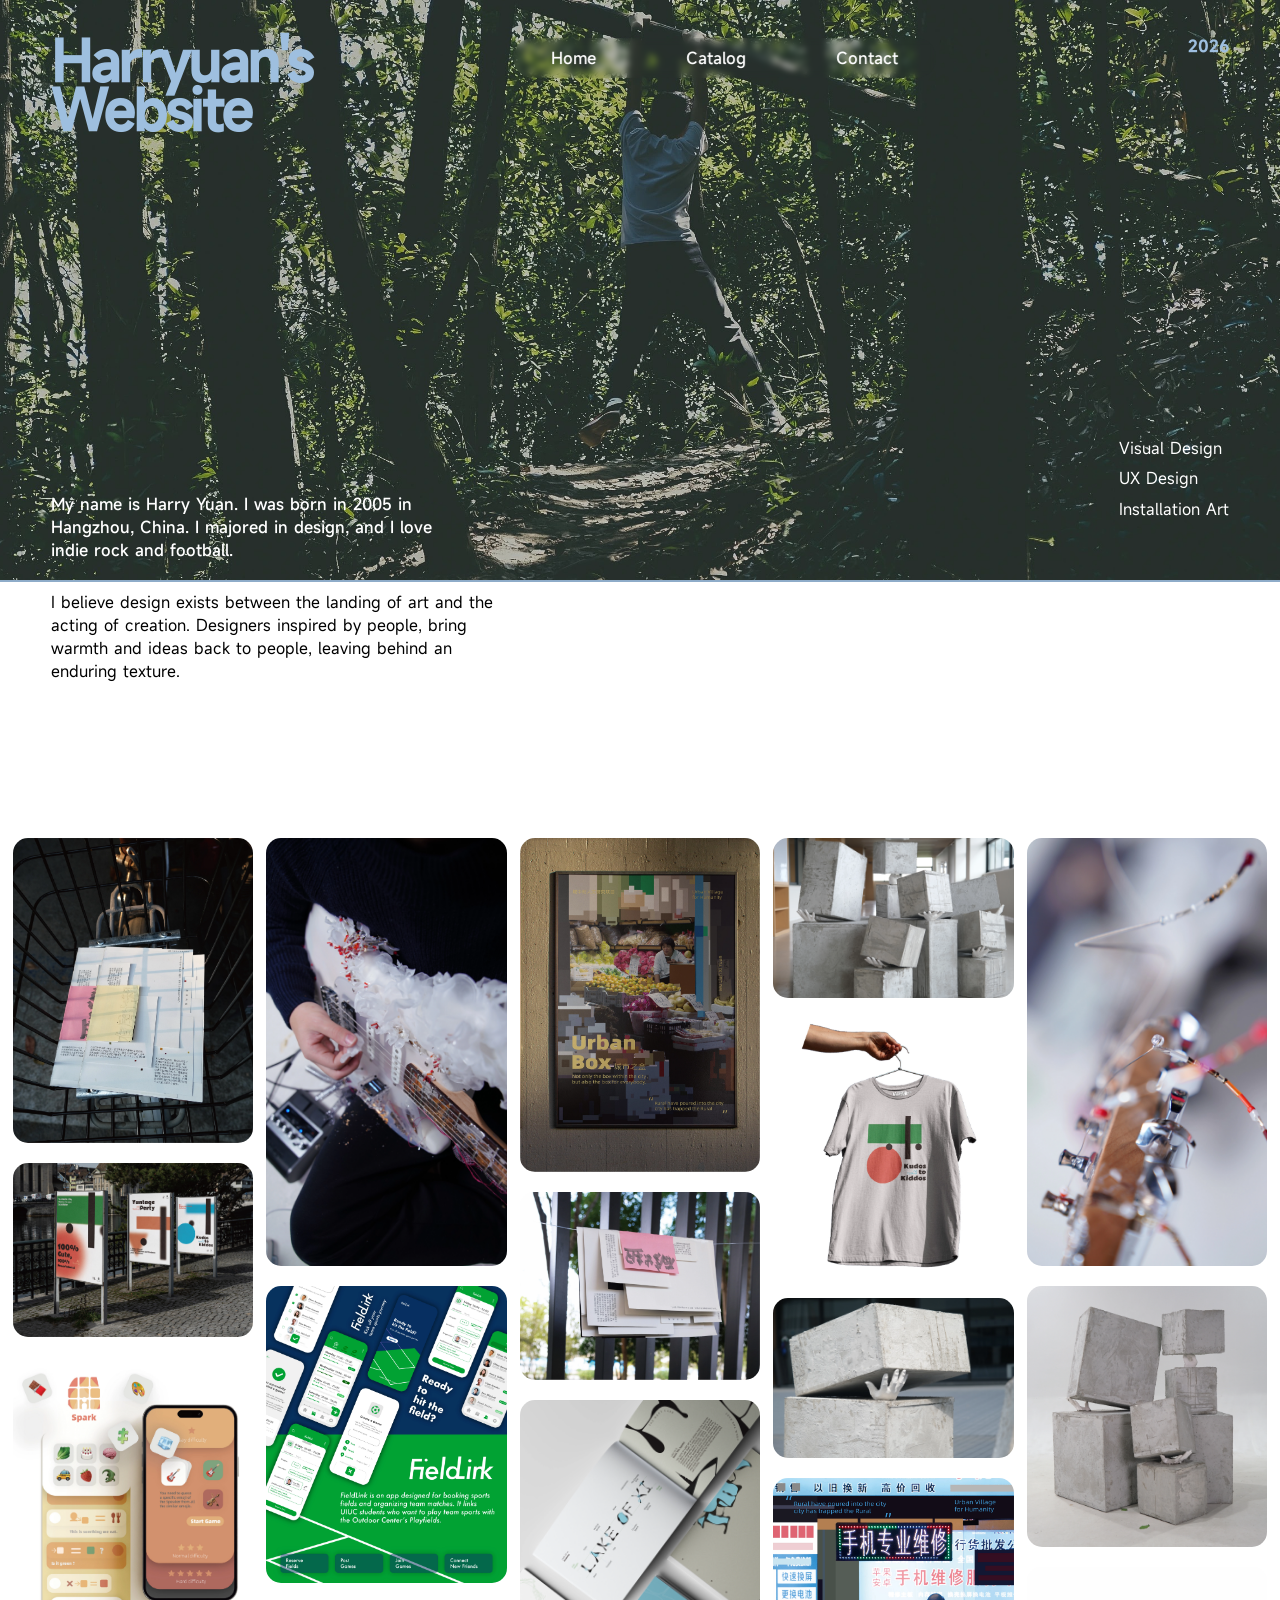
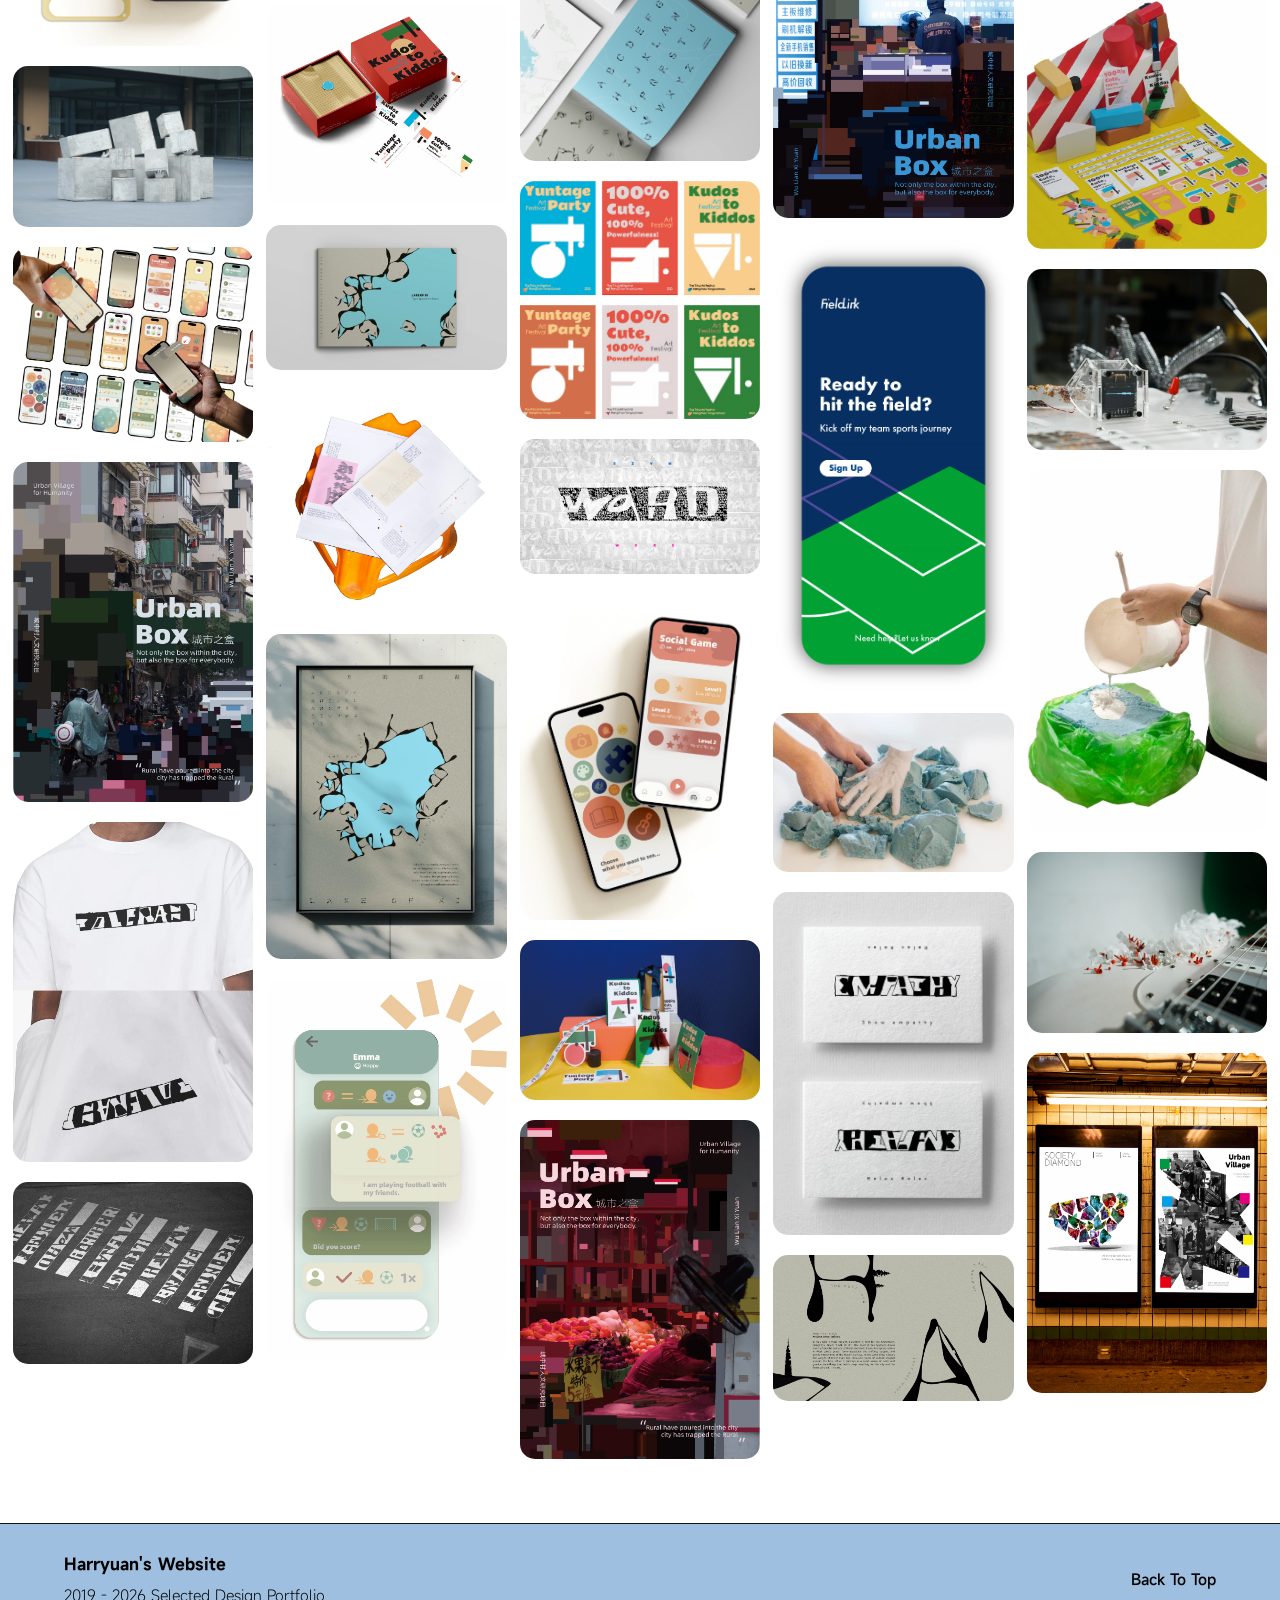
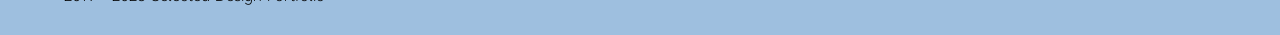
<file: index.html>
<!DOCTYPE html>
<html lang="en">
<head>
<meta charset="UTF-8">
	<meta name="viewport" content="width=device-width, initial-scale=1.0">
	<title>Harryuan's Website</title>
<link rel="stylesheet" href="StyleSheet.css">
</head>



<body>
  
  <nav class="top-nav nav-white">
    <ul>
      <li><a href="index.html">Home</a></li>
      <li><a href="catalog.html">Catalog</a></li>
      <li><a href="contact.html">Contact</a></li>
      </ul>
  </nav>

  <section class="hero">
  <img class="hero-image" src="hero image.jpeg" alt="Hero Image">
  
  <div class="hero-content">
    <div class="left-column">
      <h1 class="title">Harryuan's<br>Website</h1>
      <p class="intro">
        My name is Harry Yuan. I was born in 2005
        in Hangzhou, China. I majored in design, and
        I love indie rock and football.
      </p>
      <p class="statement">
        I believe design exists between the landing
        of art and the acting of creation. Designers
        inspired by people, bring warmth and ideas
        back to people, leaving behind an enduring
        texture.
      </p>
    </div>
    <div class="right-column">
      <div class="year">2026</div>
      <ul class="menu">
        <li><a href="visual.html">Visual Design</a></li>
        <li><a href="ux.html">UX Design</a></li>
        <li><a href="installation.html">Installation Art</a></li>
      </ul>
    </div>
    </section>
  </div>

  <main class="masonry">
    <div class="card">
      <a href="urban.html"><img src="images/Urban Blocks3.webp" alt="Image BL"></a>
    </div>
    <div class="card">
      <a href="yuntage.html"><img src="images/Yuntage Party1.webp" alt="Image B"></a>
    </div>
    <div class="card">
      <a href="spark.html"><img src="images/Spark1.webp" alt="Image E"></a>
    </div>
    <div class="card">
      <a href="diaphragm.html"><img src="images/Diaphragm1.webp" alt="Image B"></a>
    </div>
    <div class="card">
      <a href="spark.html"><img src="images/Spark2.webp" alt="Image E"></a>
    </div>
    <div class="card">
      <a href="urban.html"><img src="images/Urban Blocks1.webp" alt="Image BL"></a>
    </div>
    <div class="card">
      <a href="twosides.html"><img src="images/Two Sides2.webp" alt="Image E"></a>
    </div>
    <div class="card">
      <a href="twosides.html"><img src="images/Two Sides1.webp" alt="Image B"></a>
    </div>
    <div class="card">
      <a href="gift.html"><img src="images/The Gift1.webp" alt="Image BL"></a>
    </div>
    <div class="card">
      <a href="fieldlink.html"><img src="images/FieldLink1.webp" alt="Image BL"></a>
    </div>
    <div class="card">
      <a href="yuntage.html"><img src="images/Yuntage Party5.webp" alt="Image E"></a>
    </div>
    <div class="card">
      <a href="lake.html"><img src="images/Lake of Xi3.webp" alt="Image B"></a>
    </div>
    <div class="card">
      <a href="urban.html"><img src="images/Urban Blocks8.webp" alt="Image E"></a>
    </div>
    <div class="card">
      <a href="lake.html"><img src="images/Lake of Xi1.webp" alt="Image BL"></a>
    </div>
    <div class="card">
      <a href="spark.html"><img src="images/Spark4.webp" alt="Image E"></a>
    </div>
    <div class="card">
      <a href="urban.html"><img src="images/Urban Blocks2.webp" alt="Image BL"></a>
    </div>
    <div class="card">
      <a href="urban.html"><img src="images/Urban Blocks4.webp" alt="Image B"></a>
    </div>
    <div class="card">
      <a href="lake.html"><img src="images/Lake of Xi2.webp" alt="Image BL"></a>
    </div>
    <div class="card">
      <a href="yuntage.html"><img src="images/Yuntage Party6.webp" alt="Image BL"></a>
    </div>
    <div class="card">
      <a href="twosides.html"><img src="images/Two Sides3.webp" alt="Image B"></a>
    </div>
    <div class="card">
      <a href="spark.html"><img src="images/Spark3.webp" alt="Image E"></a>
    </div>
    <div class="card">
      <a href="yuntage.html"><img src="images/Yuntage Party2.webp" alt="Image B"></a>
    </div>
    <div class="card">
      <a href="urban.html"><img src="images/Urban Blocks5.webp" alt="Image BL"></a>
    </div>
    <div class="card">
      <a href="diaphragm.html"><img src="images/Diaphragm3.webp" alt="Image B"></a>
    </div>
    <div class="card">
      <a href="yuntage.html"><img src="images/Yuntage Party4.webp" alt="Image E"></a>
    </div>
    <div class="card">
      <a href="diaphragm.html"><img src="images/Diaphragm2.webp" alt="Image B"></a>
    </div>
    <div class="card">
      <a href="urban.html"><img src="images/Urban Blocks6.webp" alt="Image BL"></a>
    </div>
    <div class="card">
      <a href="fieldlink.html"><img src="images/FieldLink2.webp" alt="Image E"></a>
    </div>
    <div class="card">
      <a href="diaphragm.html"><img src="images/Diaphragm5.webp" alt="Image B"></a>
    </div>
    <div class="card">
      <a href="twosides.html"><img src="images/Two Sides4.webp" alt="Image BL"></a>
    </div>
    <div class="card">
      <a href="lake.html"><img src="images/Lake of Xi4.webp" alt="Image E"></a>
    </div>
    <div class="card">
      <a href="gift.html"><img src="images/The Gift2.webp" alt="Image BL"></a>
    </div>
    <div class="card">
      <a href="diaphragm.html"><img src="images/Diaphragm4.webp" alt="Image B"></a>
    </div>
    <div class="card">
      <a href="yuntage.html"><img src="images/Yuntage Party3.webp" alt="Image E"></a>
    </div>
    <div class="card">
      <a href="gift.html"><img src="images/The Gift4.webp" alt="Image B"></a>
    </div>
    <div class="card">
      <a href="diaphragm.html"><img src="images/Diaphragm6.webp" alt="Image E"></a>
    </div>
    <div class="card">
      <a href="gift.html"><img src="images/The Gift5.webp" alt="Image B"></a>
    </div>
    <div class="card">
      <a href="urban.html"><img src="images/Urban Blocks7.webp" alt="Image BL"></a>
    </div>
  </main>

  <footer class="site-footer">
    <div class="footer-left">
      <h2>Harryuan's Website</h2>
      <p>2019 - 2026 Selected Design Portfolio</p>
    </div>

    <div class="footer-right">
      <a href="#">Back To Top</a>
    </div>
  </footer>


</body>
</html>
</file>
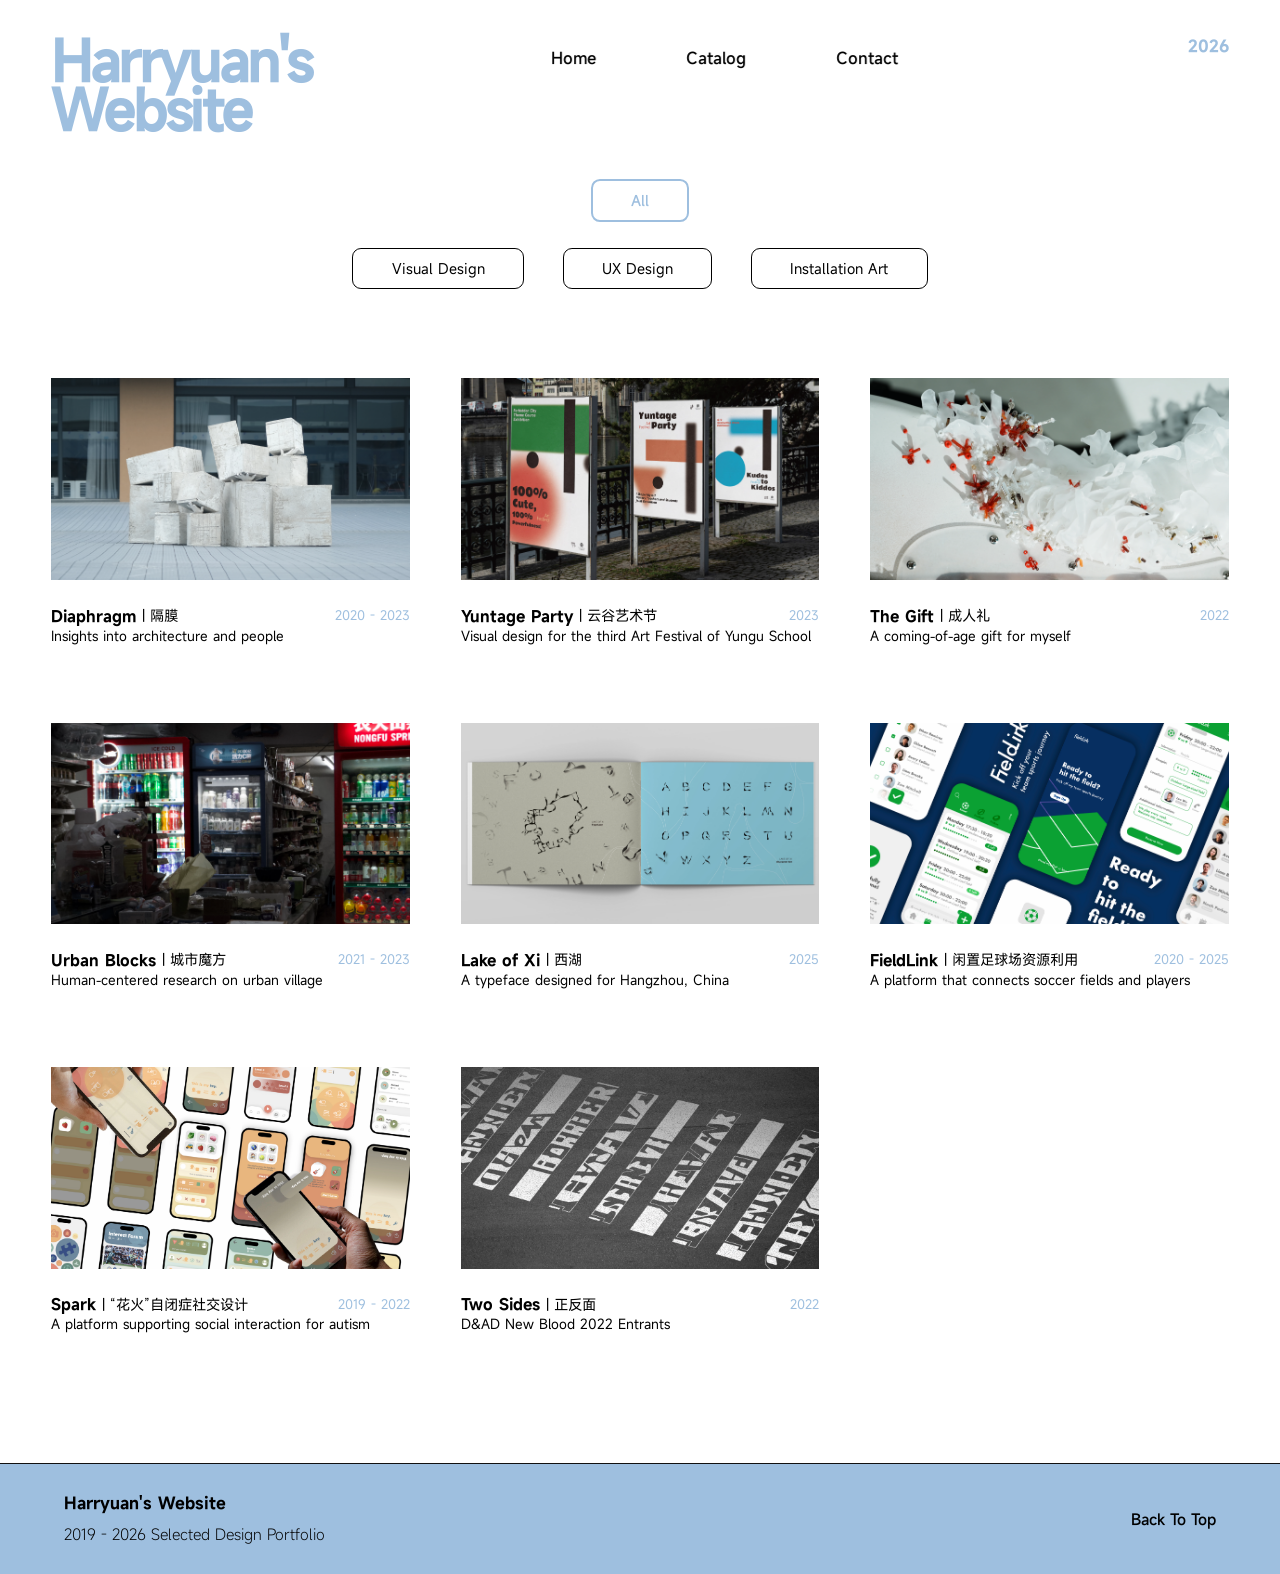
<file: catalog.html>
<!DOCTYPE html>
<html lang="en">
<head>
<meta charset="UTF-8">
	<meta name="viewport" content="width=device-width, initial-scale=1.0">
	<title>Harryuan's Website-Catalog</title>

<link rel="stylesheet" href="StyleSheet.css">
</head>

<body>
    <nav class="top-nav nav-black">
        <ul>
            <li><a href="index.html">Home</a></li>
            <li><a href="catalog.html">Catalog</a></li>
            <li><a href="contact.html">Contact</a></li>
        </ul>
    </nav>
    
    <div class="hero-content">
        <div class="left-column">
          <h1 class="title">Harryuan's<br>Website</h1>
        </div>
        <div class="right-column">
            <div class="year">2026</div>
        </div>
    </div>

    <div class="filter-container">
        <a href="catalog.html" class="active-btn">All</a>
        <div class="filter-row">
            <a href="visual.html" class="filter-btn">Visual Design</a>
            <a href="ux.html" class="filter-btn">UX Design</a>
            <a href="installation.html" class="filter-btn">Installation Art</a>
        </div>
    </div>

    <main class="portfolio-main">
        <section class="portfolio-grid">

            <a href="diaphragm.html" class="project-link">
            <article class="project-card">
                <img src="images/Diaphragm0.webp" alt="Diaphragm">
                <div class="project-info">
                    <p class="project-title">
                        <span class="title-left">
                            <span class="title-en">Diaphragm</span>
                            <span class="title-cn"> | 隔膜</span>
                        </span>
                        <span class="title-date">2020 - 2023</span>
                    </p>
                    <p class="project-desc">Insights into architecture and people</p>
                </div>
            </article>
            </a>

            <a href="yuntage.html" class="project-link">
            <article class="project-card">
                <img src="images/Yuntage Party0.webp" alt="Yuntage Party">
                <div class="project-info">
                    <p class="project-title">
                        <span class="title-left">
                            <span class="title-en">Yuntage Party</span>
                            <span class="title-cn"> | 云谷艺术节</span>
                        </span>
                        <span class="title-date">2023</span>
                    </p>
                    <p class="project-desc">Visual design for the third Art Festival of Yungu School</p>
                </div>
            </article>
            </a>

            <a href="gift.html" class="project-link">
            <article class="project-card">
                <img src="images/The Gift0.webp" alt="The Gift">
                <div class="project-info">
                    <p class="project-title">
                        <span class="title-left">
                            <span class="title-en">The Gift</span>
                            <span class="title-cn"> | 成人礼</span>
                        </span>
                        <span class="title-date">2022</span>
                    </p>
                    <p class="project-desc">A coming-of-age gift for myself</p>
                </div>
            </article>
            </a>

            <a href="urban.html" class="project-link">
            <article class="project-card">
                <img src="images/Urban Blocks0.webp" alt="Urban Blocks">
                <div class="project-info">
                    <p class="project-title">
                        <span class="title-left">
                            <span class="title-en">Urban Blocks</span>
                            <span class="title-cn"> | 城市魔方</span>
                        </span>
                        <span class="title-date">2021 - 2023</span>
                    </p>
                    <p class="project-desc">Human-centered research on urban village</p>
                </div>
            </article>
            </a>

            <a href="lake.html" class="project-link">
            <article class="project-card">
                <img src="images/Lake of Xi0.webp" alt="Lake of Xi">
                <div class="project-info">
                    <p class="project-title">
                        <span class="title-left">
                            <span class="title-en">Lake of Xi</span>
                            <span class="title-cn"> | 西湖</span>
                        </span>
                        <span class="title-date">2025</span>
                    </p>
                    <p class="project-desc">A typeface designed for Hangzhou, China</p>
                </div>
            </article>
            </a>
    
            <a href="fieldlink.html" class="project-link">
            <article class="project-card">
                <img src="images/FieldLink0.webp" alt="FieldLink">
                <div class="project-info">
                    <p class="project-title">
                        <span class="title-left">
                            <span class="title-en">FieldLink</span>
                            <span class="title-cn"> | 闲置足球场资源利用</span>
                        </span>
                        <span class="title-date">2020 - 2025</span>
                    </p>
                    <p class="project-desc">A platform that connects soccer fields and players</p>
                </div>
            </article>
            </a>

            <a href="spark.html" class="project-link">
            <article class="project-card">
                <img src="images/Spark0.webp" alt="Spark">
                <div class="project-info">
                    <p class="project-title">
                        <span class="title-left">
                            <span class="title-en">Spark</span>
                            <span class="title-cn"> | “花火”自闭症社交设计</span>
                        </span>
                        <span class="title-date">2019 - 2022</span>
                    </p>
                    <p class="project-desc">A platform supporting social interaction for autism</p>
                </div>
            </article>
            </a>
    
            <a href="twosides.html" class="project-link">
            <article class="project-card">
                <img src="images/Two Sides0.webp" alt="Two Sides">
                <div class="project-info">
                    <p class="project-title">
                        <span class="title-left">
                            <span class="title-en">Two Sides</span>
                            <span class="title-cn"> | 正反面</span>
                        </span>
                        <span class="title-date">2022</span>
                    </p>
                    <p class="project-desc">D&AD New Blood 2022 Entrants</p>
                </div>
            </article>
            </a>
    
        </section>
    </main>

    <footer class="site-footer">
        <div class="footer-left">
          <h2>Harryuan's Website</h2>
          <p>2019 - 2026 Selected Design Portfolio</p>
        </div>
    
        <div class="footer-right">
          <a href="#">Back To Top</a>
        </div>
      </footer>

</body>
</file>
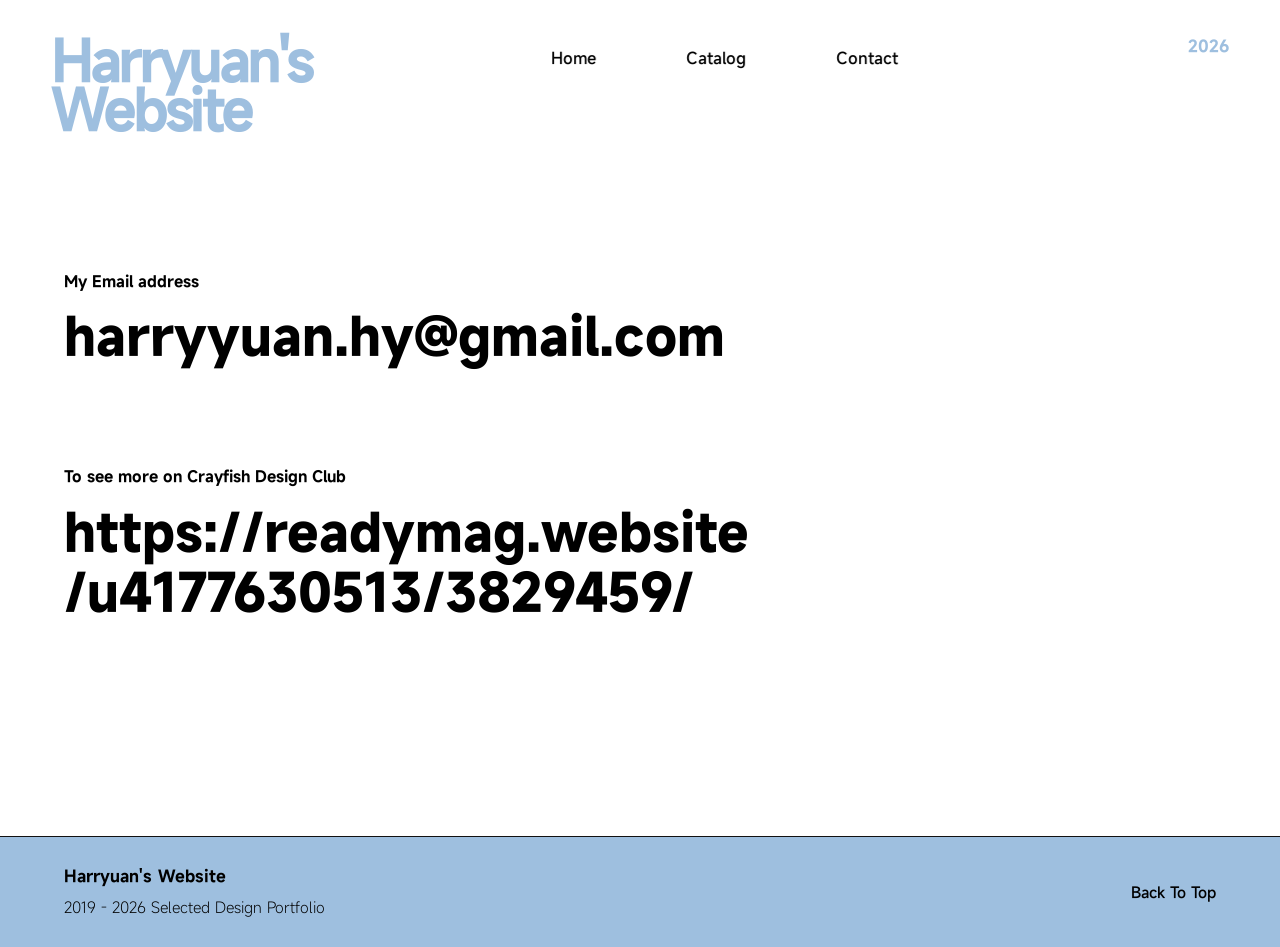
<file: contact.html>
<!DOCTYPE html>
<html lang="en">
<head>
<meta charset="UTF-8">
	<meta name="viewport" content="width=device-width, initial-scale=1.0">
	<title>Harryuan's Website-Contact</title>
<link rel="stylesheet" href="StyleSheet.css">
</head>



<body>

    <nav class="top-nav nav-black">
        <ul>
          <li><a href="index.html">Home</a></li>
          <li><a href="catalog.html">Catalog</a></li>
          <li><a href="contact.html">Contact</a></li>
        </ul>
    </nav>

    <div class="hero-content">
        <div class="left-column">
          <h1 class="title">Harryuan's<br>Website</h1>
        </div>
        <div class="right-column">
            <div class="year">2026</div>
        </div>
    </div>

    <main class="contact-main">
        <div class="contact-block">
            <p class="contact-label">My Email address</p>
            <a class="contact-big" href="mailto:harryyuan.hy@gmail.com">
                harryyuan.hy@gmail.com
            </a>
        </div>

        <div class="contact-block second-block">
            <p class="contact-label">To see more on Crayfish Design Club</p>
            <a class="contact-big" href="https://readymag.website/u4177630513/3829459/" target="_blank">
                https://readymag.website<br>
                /u4177630513/3829459/
            </a>
        </div>
    </main>

    <footer class="site-footer">
        <div class="footer-left">
          <h2>Harryuan's Website</h2>
          <p>2019 - 2026 Selected Design Portfolio</p>
        </div>
    
        <div class="footer-right">
          <a href="#">Back To Top</a>
        </div>
      </footer>

</body>
</file>
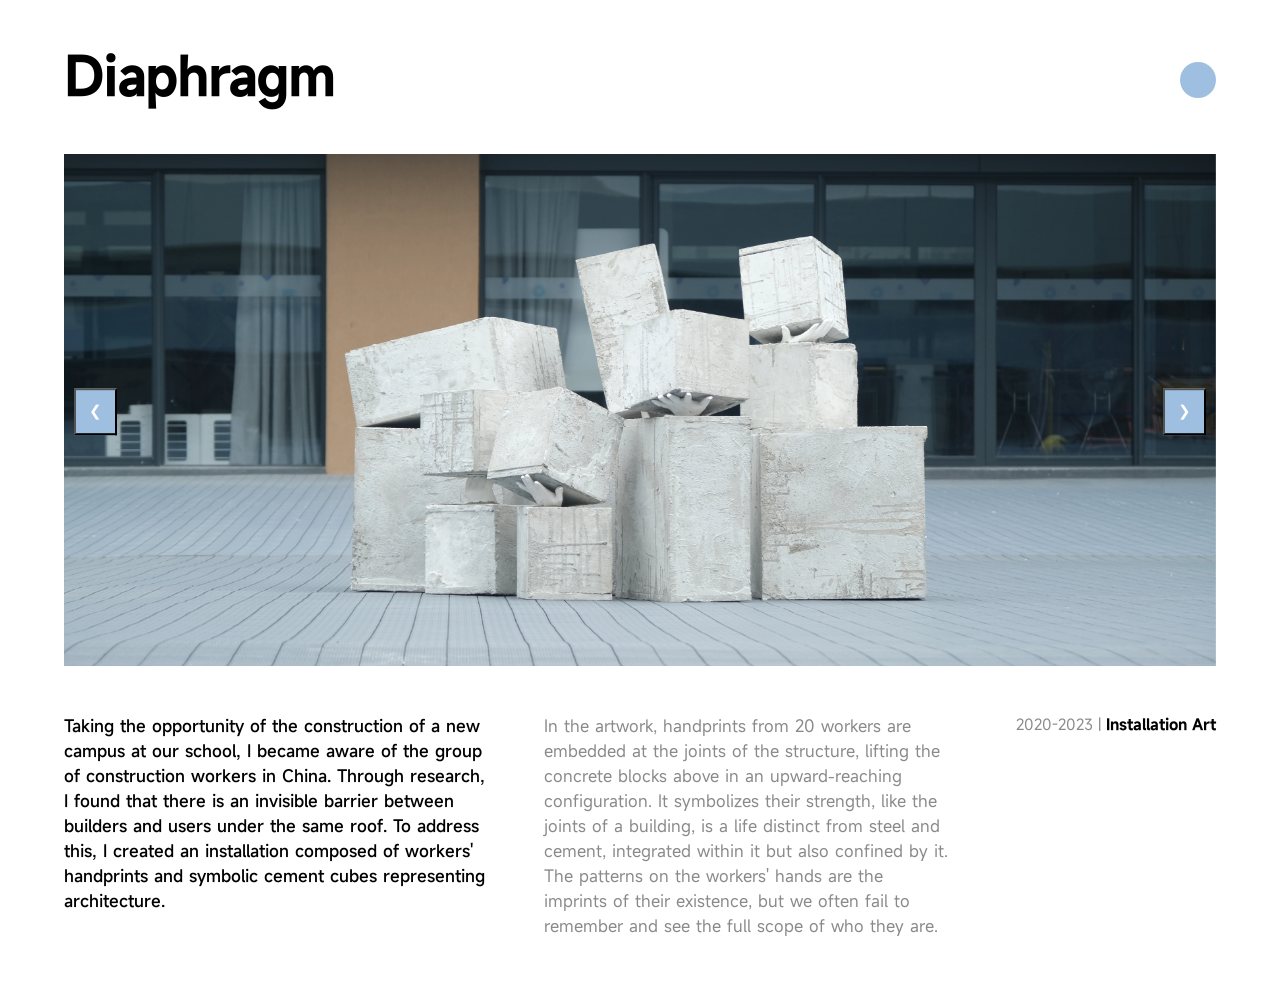
<file: diaphragm.html>
<!DOCTYPE html>
<html lang="en">
<head>
<meta charset="UTF-8">
	<meta name="viewport" content="width=device-width, initial-scale=1.0">
	<title>Diaphragm</title>

<link rel="stylesheet" href="StyleSheet.css">
</head>

<script src="1.js"></script>

<body>

<main class="project-detail-main">
    <div class="project-title-row">
        <h1 class="project-detail-title">Diaphragm</h1>
        <a href="catalog.html" class="back-btn" aria-label="Go back"></a>
    </div>

    <div class="carousel-container">
        <div class="carousel">
          <div class="carousel-item">
             <img src="images/Diaphragm0.webp">
          </div>
          <div class="carousel-item">
             <img src="images/Diaphragm2.webp">
          </div>
          <div class="carousel-item">
             <img src="images/Diaphragm5.webp">
          </div>
          <div class="carousel-item">
            <img src="images/Diaphragm7.webp">
          </div>
          <div class="carousel-item">
            <img src="images/Diaphragm8.webp">
          </div>
        </div>
        <button class="prev" onclick="moveSlide(-1)">&#10094;</button>
        <button class="next" onclick="moveSlide(1)">&#10095;</button>
    </div>

    <section class="project-detail-info">
        <div class="project-detail-left">
            <p>
                Taking the opportunity of the construction of a new campus at our school, I became aware of the group of construction workers in China. Through research, I found that there is an invisible barrier between builders and users under the same roof. To address this, I created an installation composed of workers' handprints and symbolic cement cubes representing architecture.
            </p>
        </div>

        <div class="project-detail-middle">
            <p>
                In the artwork, handprints from 20 workers are embedded at the joints of the structure, lifting the concrete blocks above in an upward-reaching configuration. It symbolizes their strength, like the joints of a building, is a life distinct from steel and cement, integrated within it but also confined by it. The patterns on the workers' hands are the imprints of their existence, but we often fail to remember and see the full scope of who they are.
            </p>
        </div>

        <div class="project-detail-right">
            <p>2020-2023 | <span>Installation Art</span></p>
        </div>
    </section>
</main>

</body>
</html>
</file>
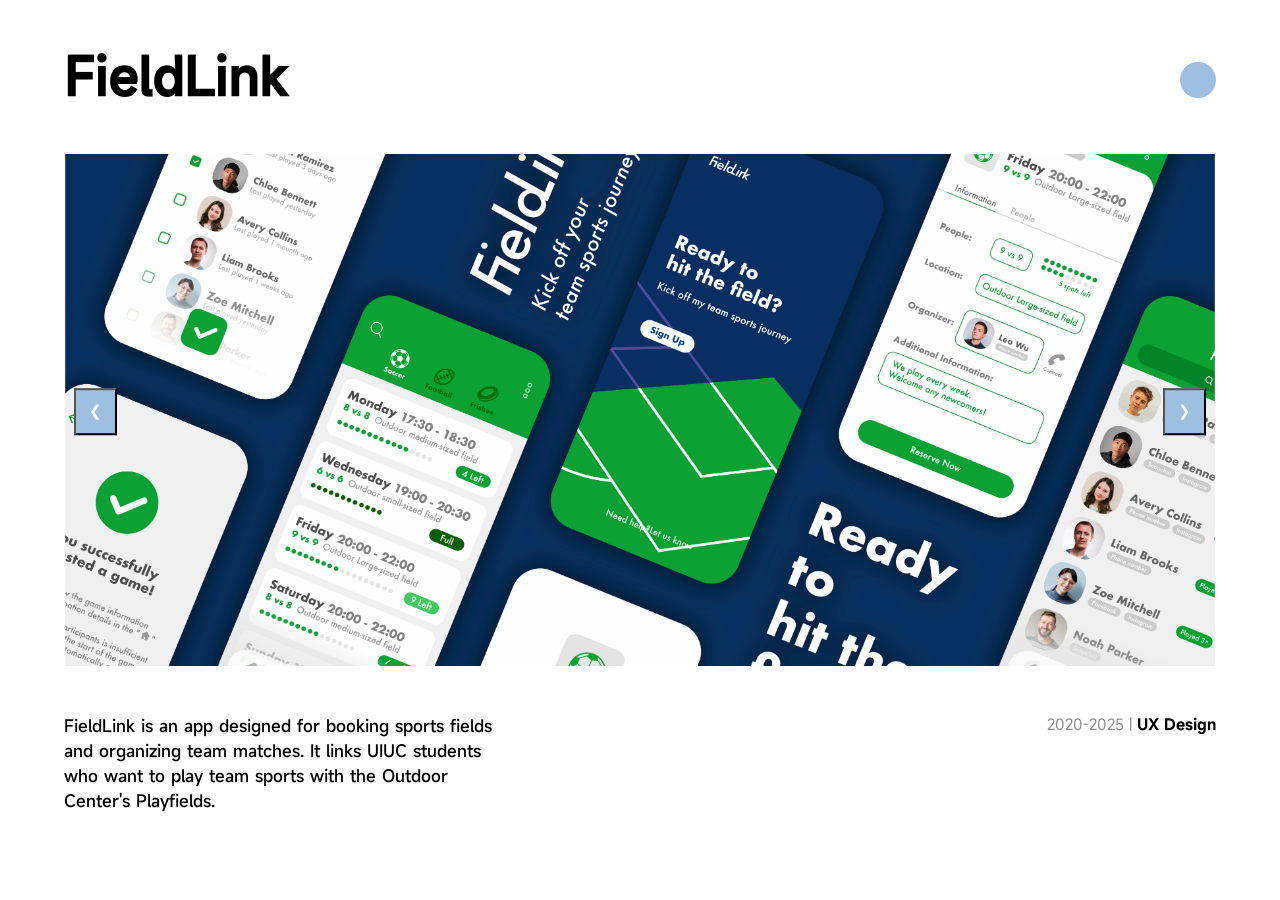
<file: fieldlink.html>
<!DOCTYPE html>
<html lang="en">
<head>
<meta charset="UTF-8">
	<meta name="viewport" content="width=device-width, initial-scale=1.0">
	<title>FieldLink</title>

<link rel="stylesheet" href="StyleSheet.css">
</head>

<script src="1.js"></script>

<body>

<main class="project-detail-main">
    <div class="project-title-row">
        <h1 class="project-detail-title">FieldLink</h1>
        <a href="catalog.html" class="back-btn" aria-label="Go back"></a>
    </div>

    <div class="carousel-container">
        <div class="carousel">
          <div class="carousel-item">
             <img src="images/FieldLink0.webp">
          </div>
        </div>
        <button class="prev" onclick="moveSlide(-1)">&#10094;</button>
        <button class="next" onclick="moveSlide(1)">&#10095;</button>
    </div>

    <section class="project-detail-info">
        <div class="project-detail-left">
            <p>
                FieldLink is an app designed for booking sports fields and organizing team matches. It links UIUC students who want to play team sports with the Outdoor Center's Playfields.
            </p>
        </div>

        <div class="project-detail-middle">
            <p>
            </p>
        </div>

        <div class="project-detail-right">
            <p>2020-2025 | <span>UX Design</span></p>
        </div>
    </section>
</main>

</body>
</html>
</file>
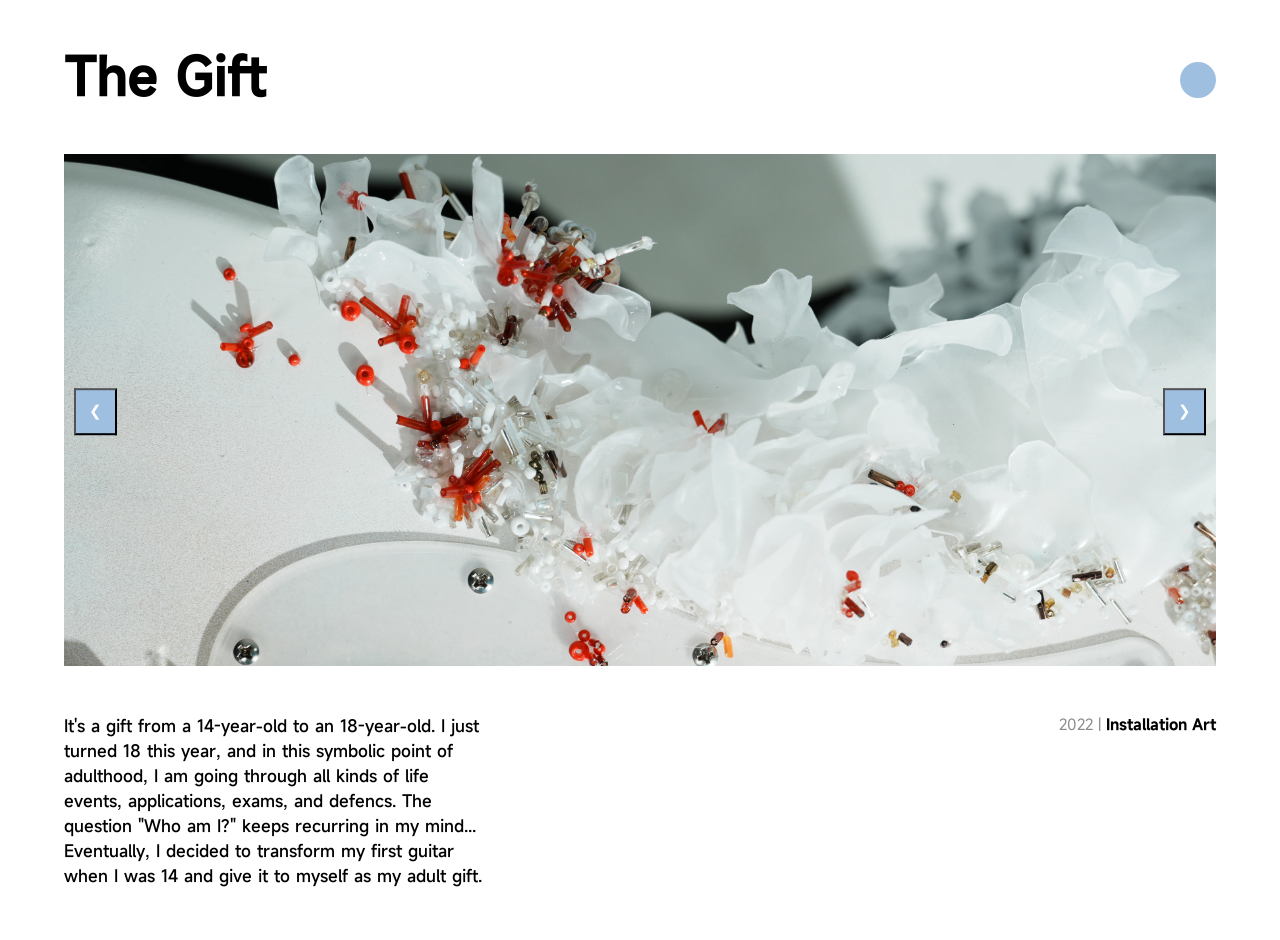
<file: gift.html>
<!DOCTYPE html>
<html lang="en">
<head>
<meta charset="UTF-8">
	<meta name="viewport" content="width=device-width, initial-scale=1.0">
	<title>The Gift</title>

<link rel="stylesheet" href="StyleSheet.css">
</head>

<script src="1.js"></script>

<body>

<main class="project-detail-main">
    <div class="project-title-row">
        <h1 class="project-detail-title">The Gift</h1>
        <a href="catalog.html" class="back-btn" aria-label="Go back"></a>
    </div>

    <div class="carousel-container">
        <div class="carousel">
          <div class="carousel-item">
             <img src="images/The Gift0.webp">
          </div>
          <div class="carousel-item">
             <img src="images/The Gift3.webp">
          </div>
          <div class="carousel-item">
             <img src="images/The Gift1.webp">
          </div>
          <div class="carousel-item">
            <img src="images/The Gift6.webp">
         </div>
         <div class="carousel-item">
            <img src="images/The Gift7.webp">
         </div>
         <div class="carousel-item">
            <img src="images/The Gift8.webp">
         </div>
         <div class="carousel-item">
            <img src="images/The Gift9.webp">
         </div>
        </div>
        <button class="prev" onclick="moveSlide(-1)">&#10094;</button>
        <button class="next" onclick="moveSlide(1)">&#10095;</button>
    </div>

    <section class="project-detail-info">
        <div class="project-detail-left">
            <p>
                It's a gift from a 14-year-old to an 18-year-old. I just turned 18 this year, and in this symbolic point of adulthood, I am going through all kinds of life events, applications, exams, and defencs. The question "Who am I?" keeps recurring in my mind... Eventually, I decided to transform my first guitar when I was 14 and give it to myself as my adult gift.
            </p>
        </div>

        <div class="project-detail-middle">
            <p>
            </p>
        </div>

        <div class="project-detail-right">
            <p>2022 | <span>Installation Art</span></p>
        </div>
    </section>
</main>

</body>
</html>
</file>
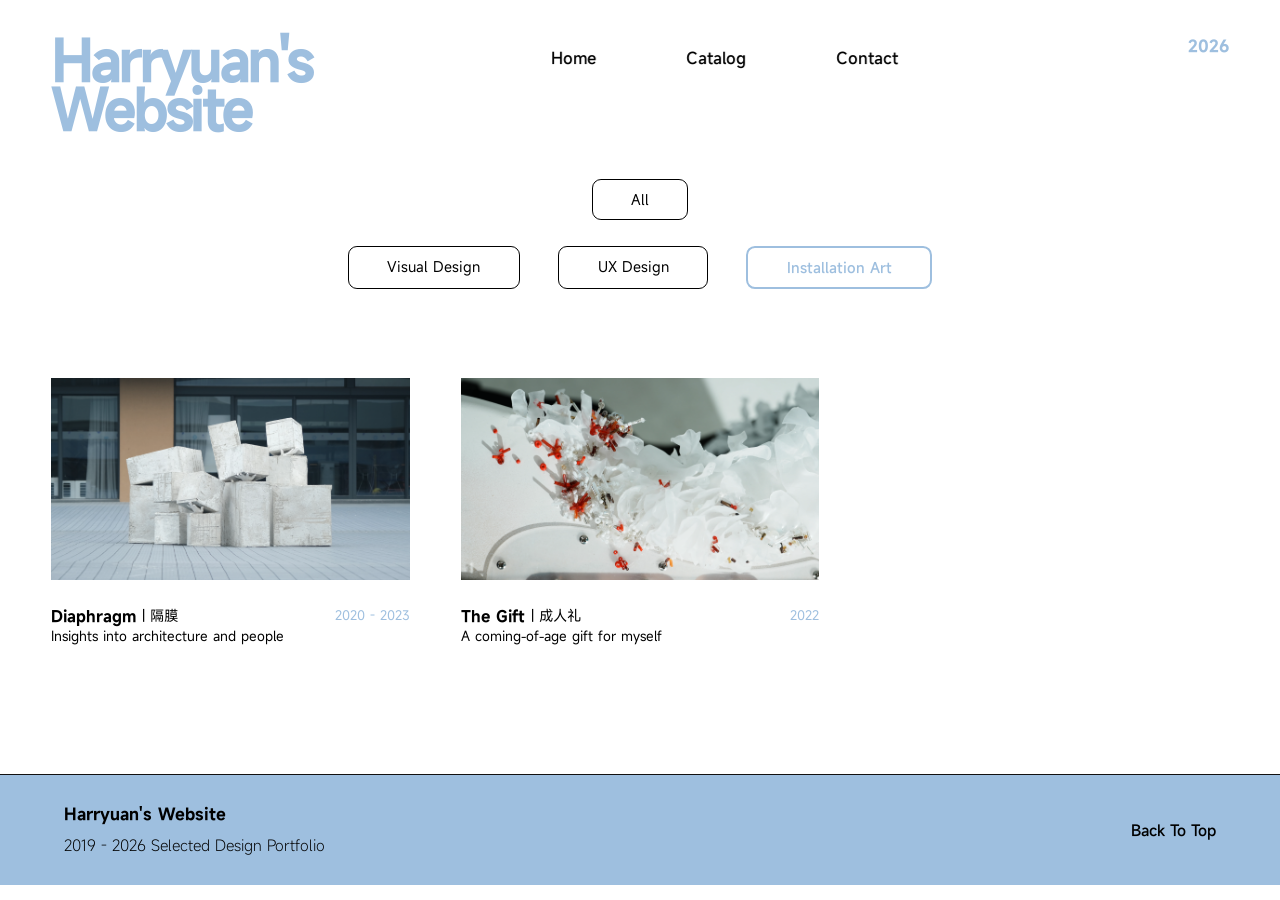
<file: installation.html>
<!DOCTYPE html>
<html lang="en">
<head>
<meta charset="UTF-8">
	<meta name="viewport" content="width=device-width, initial-scale=1.0">
	<title>Harryuan's Website-Catalog-Installation Art</title>

<link rel="stylesheet" href="StyleSheet.css">
</head>

<body>
    <nav class="top-nav nav-black">
        <ul>
            <li><a href="index.html">Home</a></li>
            <li><a href="catalog.html">Catalog</a></li>
            <li><a href="contact.html">Contact</a></li>
        </ul>
    </nav>
    
    <div class="hero-content">
        <div class="left-column">
          <h1 class="title">Harryuan's<br>Website</h1>
        </div>
        <div class="right-column">
            <div class="year">2026</div>
        </div>
    </div>

    <div class="filter-container">
        <a href="catalog.html" class="filter-btn">All</a>
        <div class="filter-row">
            <a href="visual.html" class="filter-btn">Visual Design</a>
            <a href="ux.html" class="filter-btn">UX Design</a>
            <a href="installation.html" class="active-btn">Installation Art</a>
        </div>
    </div>

    <main class="portfolio-main">
        <section class="portfolio-grid">

            <a href="diaphragm.html" class="project-link">
                <article class="project-card">
                    <img src="images/Diaphragm0.webp" alt="Diaphragm">
                    <div class="project-info">
                        <p class="project-title">
                            <span class="title-left">
                                <span class="title-en">Diaphragm</span>
                                <span class="title-cn"> | 隔膜</span>
                            </span>
                            <span class="title-date">2020 - 2023</span>
                        </p>
                        <p class="project-desc">Insights into architecture and people</p>
                    </div>
            </article>
            </a>

            <a href="gift.html" class="project-link">
                <article class="project-card">
                    <img src="images/The Gift0.webp" alt="The Gift">
                    <div class="project-info">
                        <p class="project-title">
                            <span class="title-left">
                                <span class="title-en">The Gift</span>
                                <span class="title-cn"> | 成人礼</span>
                            </span>
                            <span class="title-date">2022</span>
                        </p>
                        <p class="project-desc">A coming-of-age gift for myself</p>
                    </div>
            </article>
            </a>

        </section>
    </main>

    <footer class="site-footer">
        <div class="footer-left">
          <h2>Harryuan's Website</h2>
          <p>2019 - 2026 Selected Design Portfolio</p>
        </div>
    
        <div class="footer-right">
          <a href="#">Back To Top</a>
        </div>
      </footer>

</body>
</file>
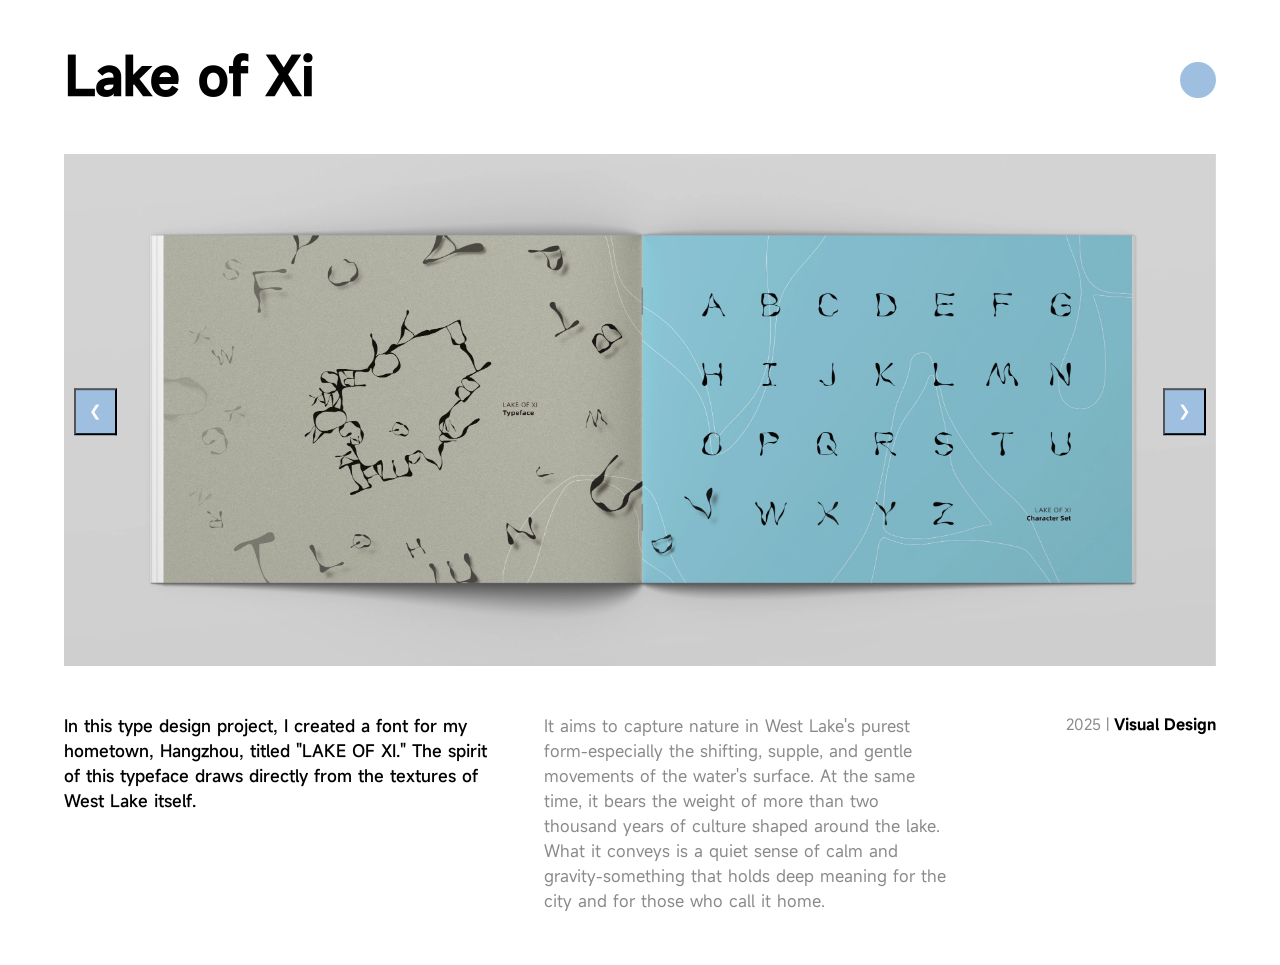
<file: lake.html>
<!DOCTYPE html>
<html lang="en">
<head>
<meta charset="UTF-8">
	<meta name="viewport" content="width=device-width, initial-scale=1.0">
	<title>Lake of Xi</title>

<link rel="stylesheet" href="StyleSheet.css">
</head>

<script src="1.js"></script>

<body>

<main class="project-detail-main">
    <div class="project-title-row">
        <h1 class="project-detail-title">Lake of Xi</h1>
        <a href="catalog.html" class="back-btn" aria-label="Go back"></a>
    </div>

    <div class="carousel-container">
        <div class="carousel">
          <div class="carousel-item">
             <img src="images/Lake of Xi0.webp">
          </div>
          <div class="carousel-item">
             <img src="images/Lake of Xi3.webp">
          </div>
          <div class="carousel-item">
             <img src="images/Lake of Xi4.webp">
          </div>
          <div class="carousel-item">
            <img src="images/Lake of Xi5.webp">
         </div>
        </div>
        <button class="prev" onclick="moveSlide(-1)">&#10094;</button>
        <button class="next" onclick="moveSlide(1)">&#10095;</button>
    </div>

    <section class="project-detail-info">
        <div class="project-detail-left">
            <p>
                In this type design project, I created a font for my hometown, Hangzhou, titled "LAKE OF XI." The spirit of this typeface draws directly from the textures of West Lake itself.
        </div>

        <div class="project-detail-middle">
            <p>
                It aims to capture nature in West Lake's purest form-especially the shifting, supple, and gentle movements of the water's surface. At the same time, it bears the weight of more than two thousand years of culture shaped around the lake. What it conveys is a quiet sense of calm and gravity-something that holds deep meaning for the city and for those who call it home.
            </p>
        </div>

        <div class="project-detail-right">
            <p>2025 | <span>Visual Design</span></p>
        </div>
    </section>
</main>

</body>
</html>
</file>
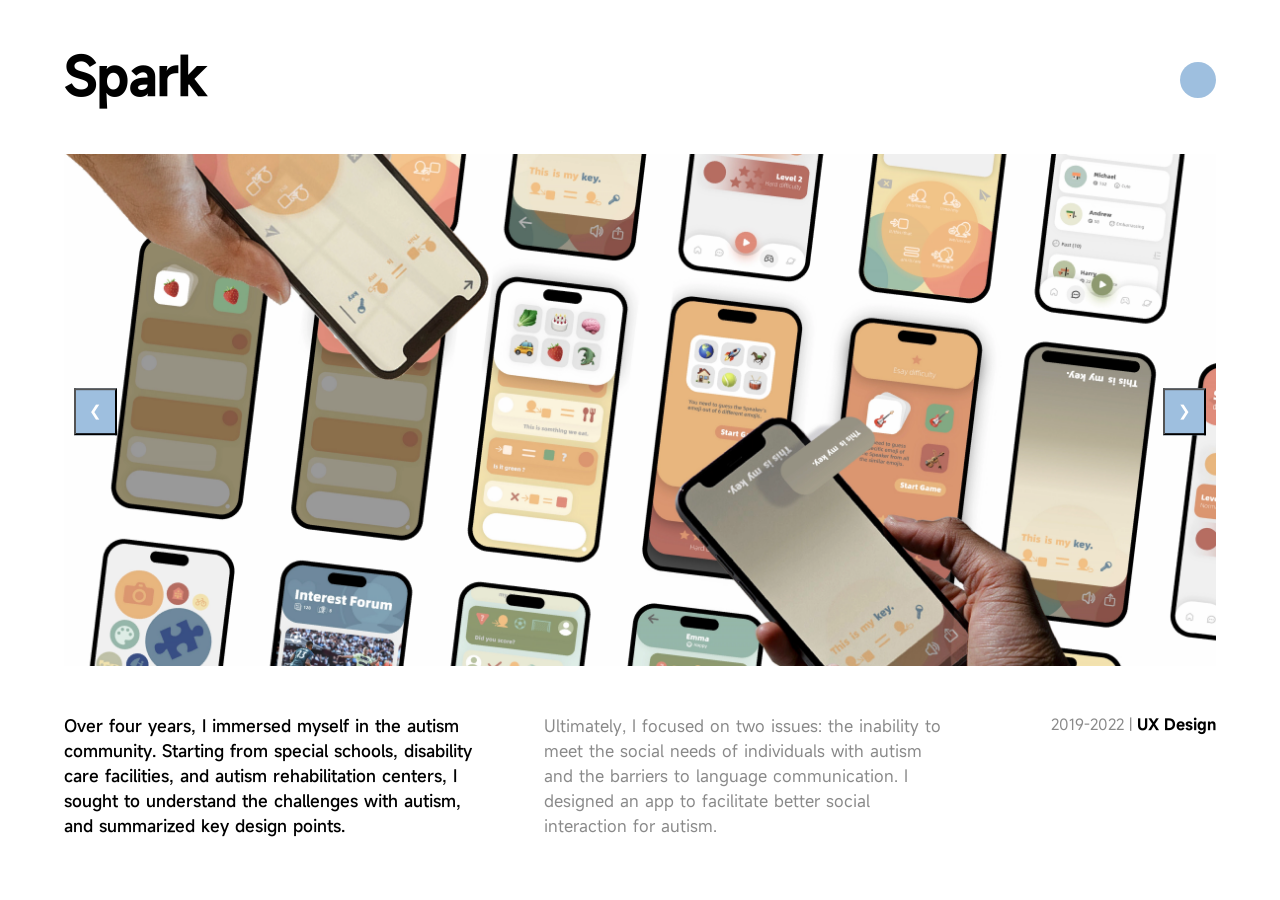
<file: spark.html>
<!DOCTYPE html>
<html lang="en">
<head>
<meta charset="UTF-8">
	<meta name="viewport" content="width=device-width, initial-scale=1.0">
	<title>Spark</title>

<link rel="stylesheet" href="StyleSheet.css">
</head>

<script src="1.js"></script>

<body>

<main class="project-detail-main">
    <div class="project-title-row">
        <h1 class="project-detail-title">Spark</h1>
        <a href="catalog.html" class="back-btn" aria-label="Go back"></a>
    </div>

    <div class="carousel-container">
        <div class="carousel">
          <div class="carousel-item">
             <img src="images/Spark0.webp">
          </div>
          <div class="carousel-item">
            <img src="images/Spark5.webp">
         </div>
        </div>
        <button class="prev" onclick="moveSlide(-1)">&#10094;</button>
        <button class="next" onclick="moveSlide(1)">&#10095;</button>
    </div>

    <section class="project-detail-info">
        <div class="project-detail-left">
            <p>
                Over four years, I immersed myself in the autism community. Starting from special schools, disability care facilities, and autism rehabilitation centers, I sought to understand the challenges with autism, and summarized key design points.
            </p>
        </div>

        <div class="project-detail-middle">
            <p>
                Ultimately, I focused on two issues: the inability to meet the social needs of individuals with autism and the barriers to language communication. I designed an app to facilitate better social interaction for autism.
            </p>
        </div>

        <div class="project-detail-right">
            <p>2019-2022 | <span>UX Design</span></p>
        </div>
    </section>
</main>

</body>
</html>
</file>
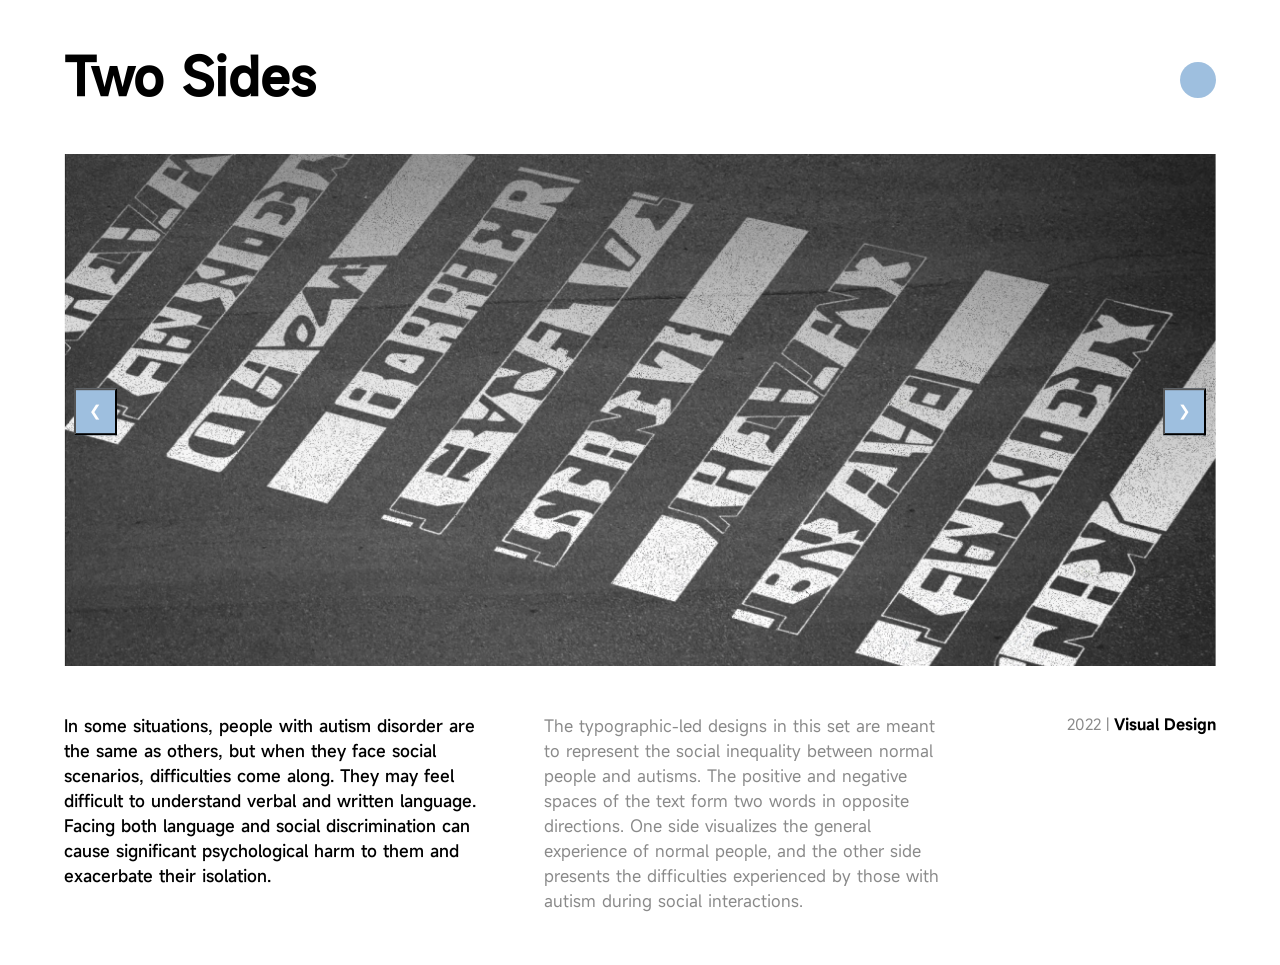
<file: twosides.html>
<!DOCTYPE html>
<html lang="en">
<head>
<meta charset="UTF-8">
	<meta name="viewport" content="width=device-width, initial-scale=1.0">
	<title>Two Sides</title>

<link rel="stylesheet" href="StyleSheet.css">
</head>

<script src="1.js"></script>

<body>

<main class="project-detail-main">
    <div class="project-title-row">
        <h1 class="project-detail-title">Two Sides</h1>
        <a href="catalog.html" class="back-btn" aria-label="Go back"></a>
    </div>

    <div class="carousel-container">
        <div class="carousel">
          <div class="carousel-item">
             <img src="images/Two Sides0.webp">
          </div>
          <div class="carousel-item">
            <img src="images/Two Sides3.webp">
         </div>
         <div class="carousel-item">
            <img src="images/Two Sides5.webp">
         </div>
        </div>
        <button class="prev" onclick="moveSlide(-1)">&#10094;</button>
        <button class="next" onclick="moveSlide(1)">&#10095;</button>
    </div>

    <section class="project-detail-info">
        <div class="project-detail-left">
            <p>
                In some situations, people with autism disorder are the same as others, but when they face social scenarios, difficulties come along. They may feel difficult to understand verbal and written language. Facing both language and social discrimination can cause significant psychological harm to them and exacerbate their isolation.
            </p>
        </div>

        <div class="project-detail-middle">
            <p>
                The typographic-led designs in this set are meant to represent the social inequality between normal people and autisms. The positive and negative spaces of the text form two words in opposite directions. One side visualizes the general experience of normal people, and the other side presents the difficulties experienced by those with autism during social interactions.
            </p>
        </div>

        <div class="project-detail-right">
            <p>2022 | <span>Visual Design</span></p>
        </div>
    </section>
</main>

</body>
</html>
</file>
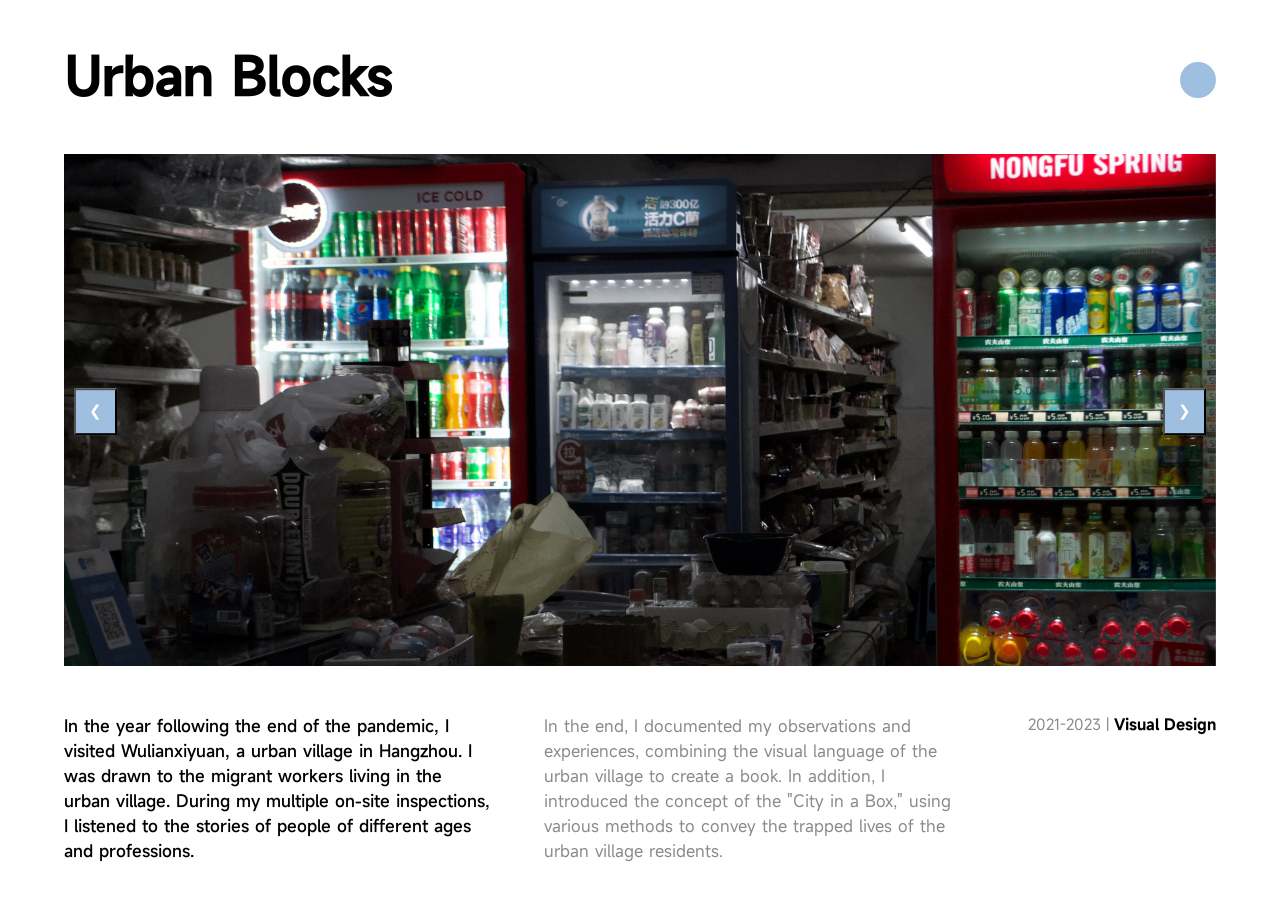
<file: urban.html>
<!DOCTYPE html>
<html lang="en">
<head>
<meta charset="UTF-8">
	<meta name="viewport" content="width=device-width, initial-scale=1.0">
	<title>Urban Blocks</title>

<link rel="stylesheet" href="StyleSheet.css">
</head>

<script src="1.js"></script>

<body>

<main class="project-detail-main">
    <div class="project-title-row">
        <h1 class="project-detail-title">Urban Blocks</h1>
        <a href="catalog.html" class="back-btn" aria-label="Go back"></a>
    </div>

    <div class="carousel-container">
        <div class="carousel">
          <div class="carousel-item">
             <img src="images/Urban Blocks0.webp">
          </div>
          <div class="carousel-item">
             <img src="images/Urban Blocks9.webp">
          </div>
          <div class="carousel-item">
             <img src="images/Urban Blocks10.webp">
          </div>
          <div class="carousel-item">
            <img src="images/Urban Blocks11.webp">
         </div>
         <div class="carousel-item">
            <img src="images/Urban Blocks12.webp">
         </div>
         <div class="carousel-item">
            <img src="images/Urban Blocks13.webp">
         </div>
         <div class="carousel-item">
            <img src="images/Urban Blocks14.webp">
         </div>
         <div class="carousel-item">
            <img src="images/Urban Blocks15.webp">
         </div>
        </div>
        <button class="prev" onclick="moveSlide(-1)">&#10094;</button>
        <button class="next" onclick="moveSlide(1)">&#10095;</button>
    </div>

    <section class="project-detail-info">
        <div class="project-detail-left">
            <p>
                In the year following the end of the pandemic, I visited Wulianxiyuan, a urban village in Hangzhou. I was drawn to the migrant workers living in the urban village. During my multiple on-site inspections, I listened to the stories of people of different ages and professions.
            </p>
        </div>

        <div class="project-detail-middle">
            <p>
                In the end, I documented my observations and experiences, combining the visual language of the urban village to create a book. In addition, I introduced the concept of the "City in a Box," using various methods to convey the trapped lives of the urban village residents.
            </p>
        </div>

        <div class="project-detail-right">
            <p>2021-2023 | <span>Visual Design</span></p>
        </div>
    </section>
</main>

</body>
</html>
</file>
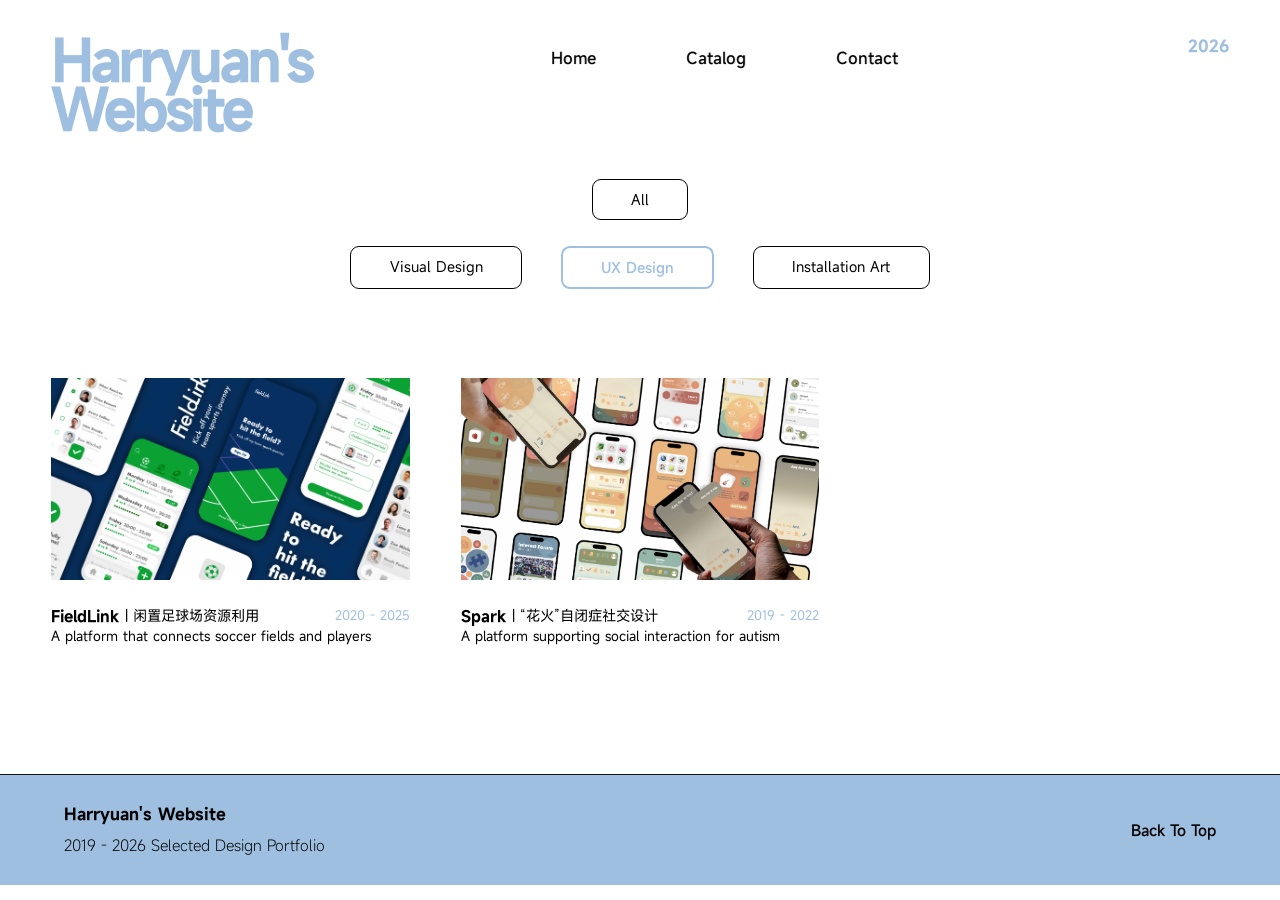
<file: ux.html>
<!DOCTYPE html>
<html lang="en">
<head>
<meta charset="UTF-8">
	<meta name="viewport" content="width=device-width, initial-scale=1.0">
	<title>Harryuan's Website-Catalog-UX Design</title>

<link rel="stylesheet" href="StyleSheet.css">
</head>

<body>
    <nav class="top-nav nav-black">
        <ul>
          <li><a href="index.html">Home</a></li>
          <li><a href="catalog.html">Catalog</a></li>
          <li><a href="contact.html">Contact</a></li>
        </ul>
    </nav>
    
    <div class="hero-content">
        <div class="left-column">
          <h1 class="title">Harryuan's<br>Website</h1>
        </div>
        <div class="right-column">
            <div class="year">2026</div>
        </div>
    </div>

    <div class="filter-container">
        <a href="catalog.html" class="filter-btn">All</a>
        <div class="filter-row">
            <a href="visual.html" class="filter-btn">Visual Design</a>
            <a href="ux.html" class="active-btn">UX Design</a>
            <a href="installation.html" class="filter-btn">Installation Art</a>
        </div>
    </div>

    <main class="portfolio-main">
        <section class="portfolio-grid">
    
            <a href="fieldlink.html" class="project-link">
            <article class="project-card">
                    <img src="images/FieldLink0.webp" alt="FieldLink">
                    <div class="project-info">
                        <p class="project-title">
                            <span class="title-left">
                                <span class="title-en">FieldLink</span>
                                <span class="title-cn"> | 闲置足球场资源利用</span>
                            </span>
                            <span class="title-date">2020 - 2025</span>
                        </p>
                        <p class="project-desc">A platform that connects soccer fields and players</p>
                    </div>
            </article>
            </a>
    
            <a href="spark.html" class="project-link">
            <article class="project-card">
                    <img src="images/Spark0.webp" alt="Spark">
                    <div class="project-info">
                        <p class="project-title">
                            <span class="title-left">
                                <span class="title-en">Spark</span>
                                <span class="title-cn"> | “花火”自闭症社交设计</span>
                            </span>
                            <span class="title-date">2019 - 2022</span>
                        </p>
                        <p class="project-desc">A platform supporting social interaction for autism</p>
                    </div>
            </article>
            </a>
    
        </section>
    </main>

    <footer class="site-footer">
        <div class="footer-left">
          <h2>Harryuan's Website</h2>
          <p>2019 - 2026 Selected Design Portfolio</p>
        </div>
    
        <div class="footer-right">
          <a href="#">Back To Top</a>
        </div>
      </footer>

</body>
</file>
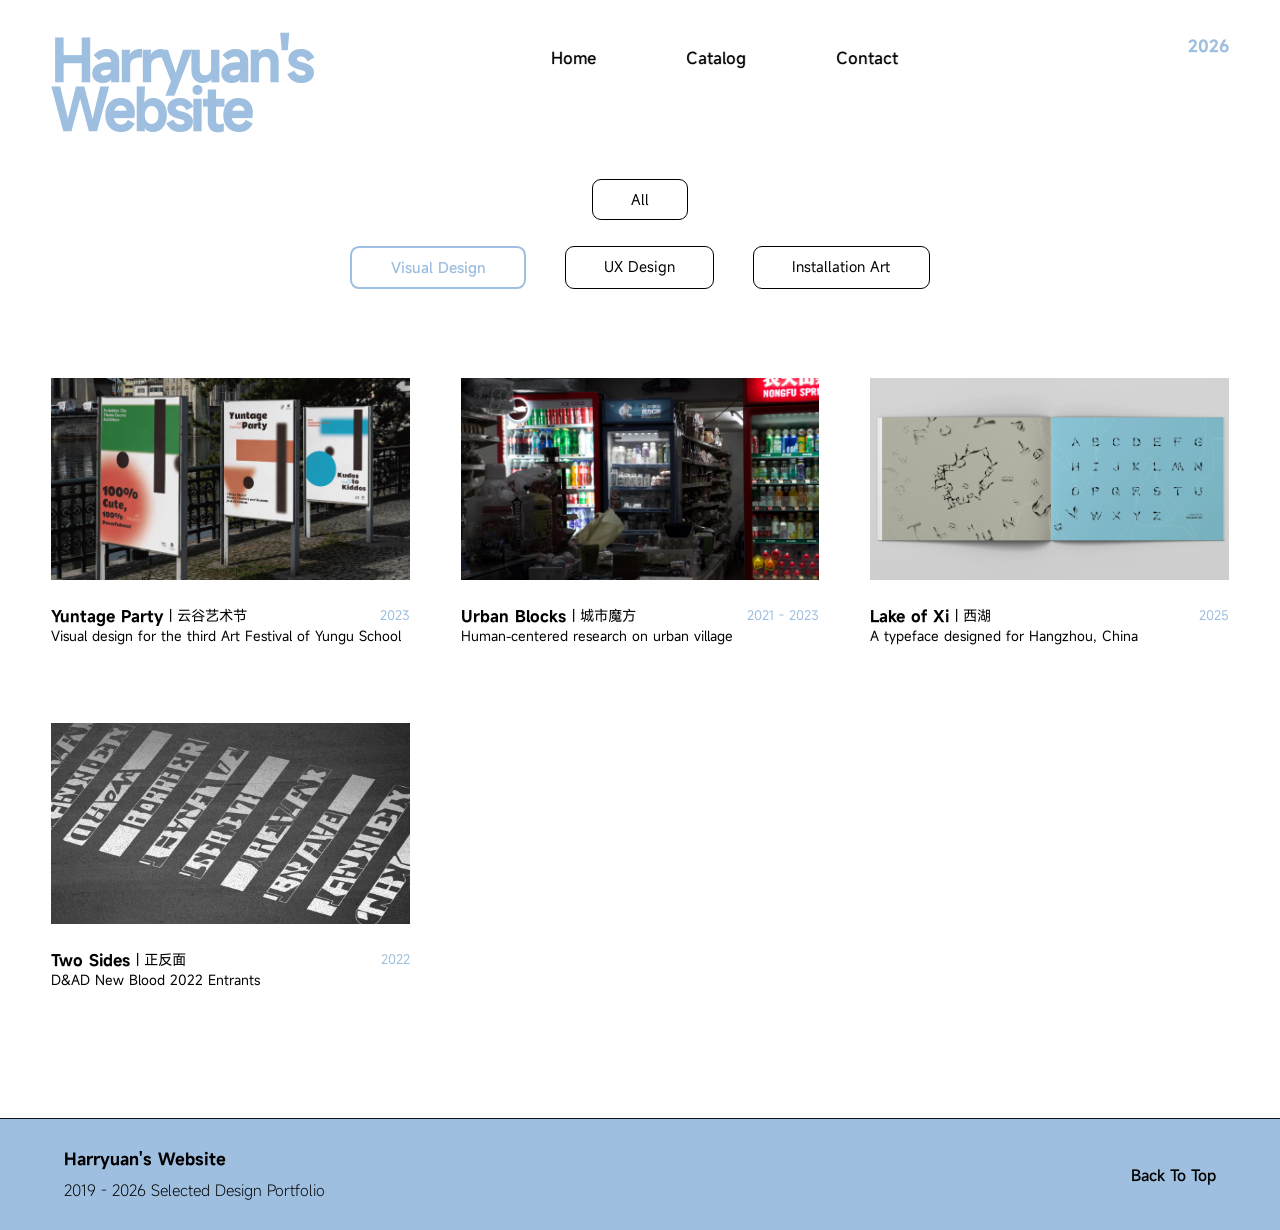
<file: visual.html>
<!DOCTYPE html>
<html lang="en">
<head>
<meta charset="UTF-8">
	<meta name="viewport" content="width=device-width, initial-scale=1.0">
	<title>Harryuan's Website-Catalog-Visual Design</title>

<link rel="stylesheet" href="StyleSheet.css">
</head>

<body>
    <nav class="top-nav nav-black">
        <ul>
            <li><a href="index.html">Home</a></li>
            <li><a href="catalog.html">Catalog</a></li>
            <li><a href="contact.html">Contact</a></li>
        </ul>
    </nav>
    
    <div class="hero-content">
        <div class="left-column">
          <h1 class="title">Harryuan's<br>Website</h1>
        </div>
        <div class="right-column">
            <div class="year">2026</div>
        </div>
    </div>

    <div class="filter-container">
        <a href="catalog.html" class="filter-btn">All</a>
        <div class="filter-row">
            <a href="visual.html" class="active-btn">Visual Design</a>
            <a href="ux.html" class="filter-btn">UX Design</a>
            <a href="installation.html" class="filter-btn">Installation Art</a>
        </div>
    </div>

    <main class="portfolio-main">
        <section class="portfolio-grid">

            <a href="yuntage.html" class="project-link">
            <article class="project-card">
                    <img src="images/Yuntage Party0.webp" alt="Yuntage Party">
                    <div class="project-info">
                        <p class="project-title">
                            <span class="title-left">
                                <span class="title-en">Yuntage Party</span>
                                <span class="title-cn"> | 云谷艺术节</span>
                            </span>
                            <span class="title-date">2023</span>
                        </p>
                        <p class="project-desc">Visual design for the third Art Festival of Yungu School</p>
                    </div>
            </article>
            </a>

            <a href="urban.html" class="project-link">
            <article class="project-card">
                <img src="images/Urban Blocks0.webp" alt="Urban Blocks">
                <div class="project-info">
                    <p class="project-title">
                        <span class="title-left">
                            <span class="title-en">Urban Blocks</span>
                            <span class="title-cn"> | 城市魔方</span>
                        </span>
                        <span class="title-date">2021 - 2023</span>
                    </p>
                    <p class="project-desc">Human-centered research on urban village</p>
                </div>
            </article>
            </a>

            <a href="lake.html" class="project-link">
            <article class="project-card">
                <img src="images/Lake of Xi0.webp" alt="Lake of Xi">
                <div class="project-info">
                    <p class="project-title">
                        <span class="title-left">
                            <span class="title-en">Lake of Xi</span>
                            <span class="title-cn"> | 西湖</span>
                        </span>
                        <span class="title-date">2025</span>
                    </p>
                    <p class="project-desc">A typeface designed for Hangzhou, China</p>
                </div>
            </article>
            </a>
    
            <a href="twosides.html" class="project-link">
                <article class="project-card">
                    <img src="images/Two Sides0.webp" alt="Two Sides">
                    <div class="project-info">
                        <p class="project-title">
                            <span class="title-left">
                                <span class="title-en">Two Sides</span>
                                <span class="title-cn"> | 正反面</span>
                            </span>
                            <span class="title-date">2022</span>
                        </p>
                        <p class="project-desc">D&AD New Blood 2022 Entrants</p>
                    </div>
            </article>
            </a>
    
        </section>
    </main>

    <footer class="site-footer">
        <div class="footer-left">
          <h2>Harryuan's Website</h2>
          <p>2019 - 2026 Selected Design Portfolio</p>
        </div>
    
        <div class="footer-right">
          <a href="#">Back To Top</a>
        </div>
      </footer>

</body>
</file>
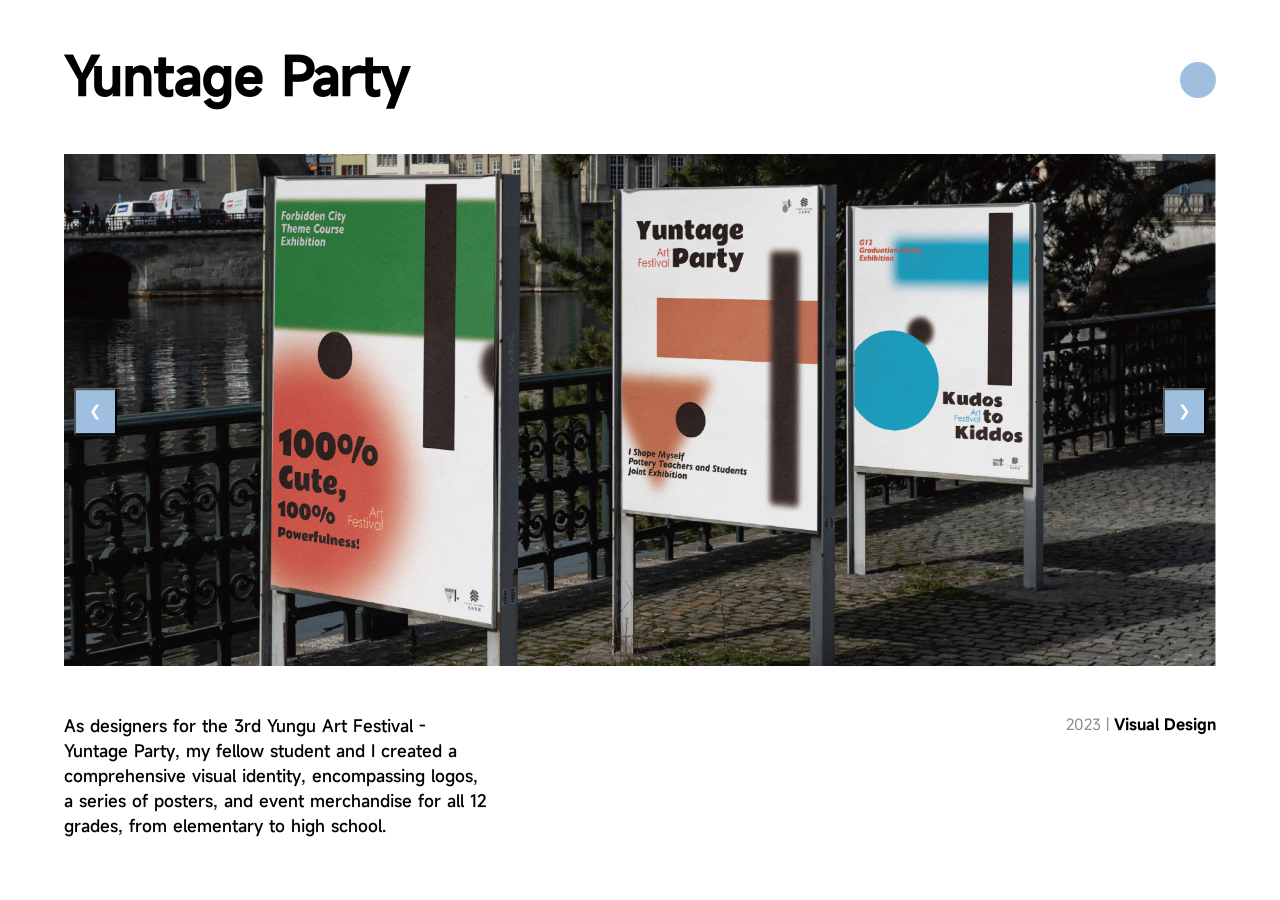
<file: yuntage.html>
<!DOCTYPE html>
<html lang="en">
<head>
<meta charset="UTF-8">
	<meta name="viewport" content="width=device-width, initial-scale=1.0">
	<title>Yuntage Party</title>

<link rel="stylesheet" href="StyleSheet.css">
</head>

<script src="1.js"></script>

<body>

<main class="project-detail-main">
    <div class="project-title-row">
        <h1 class="project-detail-title">Yuntage Party</h1>
        <a href="catalog.html" class="back-btn" aria-label="Go back"></a>
    </div>

    <div class="carousel-container">
        <div class="carousel">
          <div class="carousel-item">
             <img src="images/Yuntage Party0.webp">
          </div>
          <div class="carousel-item">
             <img src="images/Yuntage Party2.webp">
          </div>
          <div class="carousel-item">
             <img src="images/Yuntage Party7.webp">
          </div>
        </div>
        <button class="prev" onclick="moveSlide(-1)">&#10094;</button>
        <button class="next" onclick="moveSlide(1)">&#10095;</button>
    </div>

    <section class="project-detail-info">
        <div class="project-detail-left">
            <p>
                As designers for the 3rd Yungu Art Festival - Yuntage Party, my fellow student and I created a comprehensive visual identity, encompassing logos, a series of posters, and event merchandise for all 12 grades, from elementary to high school.
            </p>
        </div>

        <div class="project-detail-middle">
            <p>
            </p>
        </div>

        <div class="project-detail-right">
            <p>2023 | <span>Visual Design</span></p>
        </div>
    </section>
</main>

</body>
</html>
</file>
<file: StyleSheet.css>
@charset "UTF-8";

@font-face {
    font-family: "MiSans-Thin";
    src: url("fonts/MiSans-Thin.ttf") format("truetype");

}
@font-face {
    font-family: "MiSans-ExtraLight";
    src: url("fonts/MiSans-ExtraLight.ttf") format("truetype");

}
@font-face {
    font-family: "MiSans-Light";
    src: url("fonts/MiSans-Light.ttf") format("truetype");

}
@font-face {
    font-family: "MiSans-Regular";
    src: url("fonts/MiSans-Regular.ttf") format("truetype");

}
@font-face {
    font-family: "MiSans-Medium";
    src: url("fonts/MiSans-Medium.ttf") format("truetype");

}
@font-face {
    font-family: "MiSans-Semibold";
    src: url("fonts/MiSans-Semibold.ttf") format("truetype");
}
@font-face {
    font-family: "MiSans-Bold";
    src: url("fonts/MiSans-Bold.ttf") format("truetype");
}
@font-face {
    font-family: "MiSans-Heavy";
    src: url("fonts/MiSans-Heavy.ttf") format("truetype");
}


/* Universal Rule */
* {
    box-sizing: border-box;
}

html {
    -webkit-text-size-adjust: 100%;
}

body {
    margin: 0;
}


/* top nav */
.top-nav {
    position: absolute;

    top: clamp(1.5rem, 3vw, 3.125rem);
    left: 50%;
    transform: translateX(-30%);

    z-index: 10;

    /* glass effect */
    backdrop-filter: blur(3px);
    border-radius: 999px;

    padding:
        clamp(0.5rem, 0.7vw, 0.625rem)
        clamp(1.8rem, 3vw, 3.125rem);

    white-space: nowrap;
}

.top-nav ul {
    display: flex;
    align-items: center;

    gap: clamp(2.5rem, 7vw, 7.5rem);

    list-style: none;
    margin: 0;
    padding: 0;
}

.nav-white a {
    color: white;
}

.nav-black a {
    color: black;
}

.top-nav a {
    text-decoration: none;

    font-size: clamp(0.95rem, 1.25vw, 1.25rem);
    font-family: "MiSans-Medium", Arial, sans-serif;

    transition: color 0.2s ease;
}

.top-nav a:hover {
    color: #ffd54a;
}

.hero-image {
    width: 100%;
    height: auto;
    display: block;
    filter: brightness(0.9);
    border-bottom: 2px solid #9ebfdf;
}


/* hero */
.hero {
    position: relative;
    width: 100%;
    aspect-ratio: 2.2 / 1;
    margin-bottom: clamp(7rem, 10vw, 11rem);
}

.hero-image {
    position: absolute;
    inset: 0;
    width: 100%;
    height: 100%;
    object-fit: cover;
    object-position: center;
    display: block;
}

.hero-content {
    position: absolute;
    inset: 0;
    z-index: 5;

    padding:
        clamp(1.5rem, 3vw, 3.8rem)
        clamp(1.5rem, 4vw, 5rem)
        clamp(1rem, 1.5vw, 2rem);

    display: flex;
    justify-content: space-between;

    pointer-events: none;
}

/* left */
.left-column {
    width: min(36%, 34rem);
    display: flex;
    flex-direction: column;
    align-items: flex-start;
}

.title {
    margin: 0;

    font-size: clamp(2.8rem, 4.3vw, 5rem);
    line-height: 0.88;
    letter-spacing: -0.04em;

    color: #9ebfdf;
    font-family: "MiSans-Medium", Arial, sans-serif;
}

.intro {
    margin: auto 0 0;
    width: 100%;

    color: white;
    font-size: clamp(0.95rem, 1.25vw, 1.3rem);
    line-height: 1.45;

    font-family: "MiSans-Medium", Arial, sans-serif;
}

.statement {
    position: absolute;
    top: 100%;
    left: clamp(1.5rem, 4vw, 5rem);

    width: min(34rem, 36%);
    margin: 0;
    padding-top: clamp(0.4rem, 0.7vw, 0.8rem);

    color: black;
    font-size: clamp(0.95rem, 1.25vw, 1.3rem);
    line-height: 1.45;

    font-family: "MiSans-Regular", Arial, sans-serif;
}

/* right */
.right-column {
    display: flex;
    flex-direction: column;
    align-items: flex-end;
    justify-content: flex-start;
    height: 100%;
}

.year {
    color: #9ebfdf;
    font-size: clamp(0.95rem, 1.25vw, 1.3rem);
    line-height: 1;

    font-family: "MiSans-Semibold", Arial, sans-serif;
    text-align: right;
}

.menu {
    margin-top: auto;
    margin-bottom: clamp(2rem, 3vw, 4rem);
    padding: 0;
    list-style: none;
    pointer-events: auto;
}

.menu li {
    text-align: left;
}

.menu a {
    display: block;

    text-decoration: none;
    color: white;

    line-height: 1.9;
    font-size: clamp(0.95rem, 1.25vw, 1.3rem);

    font-family: "MiSans-Regular", Arial, sans-serif;
    pointer-events: auto;
}

.menu a:hover {
    color: #ffd54a;
}


/* masonry */
.masonry {
    margin-top: clamp(15rem, 20vw, 30rem);
    margin-left: clamp(0.8rem, 1vw, 1.2rem);
    margin-right: clamp(0.8rem, 1vw, 1.2rem);
    column-count: 5;
    column-gap: clamp(0.75rem, 1vw, 1rem);
}
  
.card {
    margin-bottom: 20px;
    border-radius: 15px;
    overflow: hidden;
    background-color: white;
}
  
.card img {
    width: 100%;
    display: block;
}

.card a {
    display: block;
    cursor: pointer;
}


/* filter buttons */
.filter-container {
    display: flex;
    flex-direction: column;
    align-items: center;
    margin-top: clamp(8rem, 14vw, 15.625rem);
    gap: clamp(1rem, 2vw, 1.875rem);
    position: relative;
    z-index: 20;
    padding-inline: clamp(1rem, 3vw, 3rem);
}

.filter-row {
    display: flex;
    justify-content: center;
    flex-wrap: wrap;
    gap:
        clamp(0.75rem, 1.5vw, 1.875rem)
        clamp(1rem, 3vw, 3.125rem);
}

.filter-btn,
.active-btn {
    display: inline-block;
    padding:
        clamp(0.5rem, 0.8vw, 0.625rem)
        clamp(1.5rem, 3vw, 3.125rem);
    font-size: clamp(0.9rem, 1.1vw, 1.125rem);
    background-color: transparent;
    border-radius: clamp(0.5rem, 0.7vw, 0.625rem);
    text-decoration: none;
    cursor: pointer;
    white-space: nowrap;
    transition:
        color 0.2s ease,
        border-color 0.2s ease;
}

.filter-btn {
    font-family: "MiSans-Regular", Arial, sans-serif;
    border: 1.5px solid black;
    color: black;
}

.filter-btn:hover {
    border-color: #ffd54a;
    color: #ffd54a;
}

.active-btn {
    font-family: "MiSans-Medium", Arial, sans-serif;
    border: 2px solid #9ebfdf;
    color: #9ebfdf;
}

.active-btn:hover {
    border-color: #ffd54a;
    color: #ffd54a;
}


/* portfolio */
.portfolio-main {
    margin-top: clamp(1.25rem, 2vw, 1.875rem);

    padding:
        clamp(3rem, 5vw, 5rem)
        clamp(1.5rem, 4vw, 4.375rem);
}

.portfolio-grid {
    display: grid;
    grid-template-columns: repeat(3, minmax(0, 1fr));

    column-gap: clamp(1.5rem, 4vw, 4.375rem);
    row-gap: clamp(3rem, 6vw, 5.625rem);
}

.project-card img {
    width: 100%;
    aspect-ratio: 16 / 9;
    height: auto;

    object-fit: cover;
    display: block;
}

.project-info {
    margin-top: clamp(1rem, 2vw, 1.875rem);
}

.project-title {
    margin: 0;

    display: flex;
    justify-content: space-between;
    align-items: center;
    gap: 1rem;
    font-family: "MiSans-Semibold", Arial, sans-serif;
}

.title-left {
    display: flex;
    align-items: center;
    flex-wrap: wrap;

    gap: clamp(0.25rem, 0.5vw, 0.375rem);
}

.title-en {
    font-family: "MiSans-Semibold", Arial, sans-serif;
    font-size: clamp(0.95rem, 1.2vw, 1.15rem);
}

.title-cn {
    font-family: "MiSans-Regular", Arial, sans-serif;
    font-size: clamp(0.9rem, 1.1vw, 1.05rem);
}

.title-date {
    color: #9ebfdf;
    font-family: "MiSans-Regular", Arial, sans-serif;

    font-size: clamp(0.8rem, 0.95vw, 0.9375rem);
    white-space: nowrap;
}

.project-desc {
    margin: 0;

    font-size: clamp(0.85rem, 1vw, 0.9375rem);
    line-height: 1.5;

    font-family: "MiSans-Regular", Arial, sans-serif;
}

.project-link {
    text-decoration: none;
    color: inherit;
    display: block;
}

.project-card:hover .project-info {
    color: #ffd54a;
}


/* contact */
.contact-main {
    padding-left: clamp(24px, 5vw, 70px);
    padding-top: clamp(200px, 20vw, 280px);
    padding-bottom: clamp(30px, 4vw, 50px);
}

.contact-block {
    margin-bottom: clamp(50px, 8vw, 100px);
}

.contact-label {
    font-size: clamp(0.95rem, 1.1vw, 1.25rem);
    font-family: "MiSans-Semibold", Arial, sans-serif;
}

.contact-big {
    font-size: clamp(2rem, 4vw, 3.125rem);
    line-height: 1.2;
    font-family: "MiSans-Bold", Arial, sans-serif;
    color: black;
    text-decoration: none;
    display: inline-block;
}

.contact-big:hover {
    color: #ffd54a;
}



/* footer */
.site-footer {
    margin-top: clamp(50px, 5vw, 80px);
    padding: clamp(12px, 1.2vw, 15px) clamp(24px, 5vw, 70px);

    display: flex;
    justify-content: space-between;
    align-items: center;

    background-color: #9ebfdf;
    border-top: 1px solid #111;
}

.footer-left h2 {
    margin-bottom: clamp(6px, 0.8vw, 10px);
    font-size: clamp(1rem, 1.2vw, 1.25rem);   /* 16px → 20px */
    font-family: "MiSans-Semibold", Arial, sans-serif;
}

.footer-left p {
    margin-top: 0;
    font-size: clamp(0.95rem, 1.1vw, 1.25rem); /* 15~20px */
    font-family: "MiSans-Light", Arial, sans-serif;
}

.footer-right a {
    text-decoration: none;
    color: black;
    font-size: clamp(0.95rem, 1.1vw, 1.25rem);
    font-family: "MiSans-Medium", Arial, sans-serif;
}

.footer-right a:hover {
    color: #ffd54a;
}



/* project detail page */
.project-detail-main {
    padding: clamp(30px, 4vw, 80px)
             clamp(30px, 5vw, 80px)
             clamp(40px, 4vw, 60px)
             clamp(30px, 5vw, 80px);
}

.project-detail-title {
    margin: 0 0 clamp(35px, 4vw, 60px) 0;
    font-size: clamp(40px, 4vw, 60px);
    line-height: 1;
    font-family: "MiSans-Medium", Arial, sans-serif;
}

.project-title-row {
    display: flex;
    align-items: center;
    justify-content: space-between;
}

.back-btn {
    width: clamp(30px, 2.8vw, 40px);
    height: clamp(30px, 2.8vw, 40px);
    border-radius: 50%;
    background-color: #9ebfdf;
    display: inline-block;
    margin-bottom: clamp(30px, 3.5vw, 50px);
}

.back-btn:hover {
    background-color: #ffd54a;
}

.project-detail-hero {
    width: 100%;
    aspect-ratio: 2.25 / 1;
    height: auto;
    object-fit: cover;
    display: block;
}

.project-detail-info {
    margin-top: clamp(30px, 3.5vw, 50px);
    display: grid;
    grid-template-columns: 2fr 1.9fr 1fr;
    column-gap: clamp(25px, 4vw, 60px);
    align-items: start;
}

.project-detail-left p {
    margin: 0;
    font-size: clamp(16px, 1.3vw, 20px);
    line-height: 1.5;
    font-family: "MiSans-Medium", Arial, sans-serif;
}

.project-detail-middle p {
    margin: 0;
    font-size: clamp(16px, 1.3vw, 20px);
    line-height: 1.5;
    font-family: "MiSans-Regular", Arial, sans-serif;
    color: #8a8a8a;
}

.project-detail-right p {
    margin: 0;
    font-size: clamp(15px, 1.15vw, 18px);
    text-align: right;
    font-family: "MiSans-Regular", Arial, sans-serif;
    color: #8a8a8a;
}

.project-detail-right span {
    font-family: "MiSans-Semibold", Arial, sans-serif;
    color: black;
}

.carousel-container {
    position: relative;
    width: 100%;
    height: auto;
    overflow: hidden;
}

.carousel {
    display: flex;
    transition: transform 0.5s ease-in-out;
}

.carousel-item {
    text-align: center;
    flex: 0 0 100%;
}

.carousel-item img {
    width: 100%;
    aspect-ratio: 2.25 / 1;
    height: auto;
    object-fit: cover;
}

button{
    position: absolute;
    top: 50%;
    transform: translateY(-50%);
    background-color: #9ebfdf;
    color: white;
    padding: clamp(8px, 1vw, 14px);
    font-size: clamp(14px, 1.2vw, 20px);
    cursor: pointer;
}

button:hover{
    background-color:rgba(0, 0, 0, 0.7);
}

.prev{
    left:10px;
}

.next{
    right:10px;
}





/* ipad screen layout*/
@media (max-width: 1100px) {

    /* home page */
    .hero {
        aspect-ratio: 1.9 / 1;
    }

    .hero-content {
        padding: 2rem 2.5rem;
    }

    .title {
        font-size: clamp(2.6rem, 4vw, 3.5rem);
    }

    .year {
        font-size: clamp(0.85rem, 1vw, 1rem);;
    }

    .intro {
        margin: auto 0 0;
        max-width: 35rem;
        transform: translateY(20px);
        font-size: clamp(0.85rem, 1vw, 1rem);
    }

    .right-column {
        width: 22%;
    }

    .menu {
        margin-top: auto;
        margin-bottom: 0.5rem;
    }

    .menu li a{
        font-size: clamp(0.85rem, 1vw, 1rem);
    }

    .statement {
        left: 2.5rem;
        width: 35%;
        padding-top: 0.5rem;
        font-size: clamp(0.85rem, 1vw, 1rem);
    }

    /* Nav */
    .top-nav {
        top: clamp(1.5rem, 2vw, 2rem);
        padding:
            clamp(0.45rem, 0.6vw, 0.55rem)
            clamp(1.5rem, 2.2vw, 2.2rem);
    }

    .top-nav ul {
        gap: clamp(2rem, 4vw, 4rem);
    }

    .top-nav a {
        font-size: clamp(0.9rem, 1vw, 2rem);
    }

    /* masonry */
    .masonry {
        column-count: 4;
    }

    /* catalog */
    .portfolio-grid {
        grid-template-columns: repeat(2, minmax(0, 1fr));
    }
}

@media (max-width: 900px) {
    
    /* masonry */
    .masonry {
        column-count: 3;
    }

    /* project */
    .project-detail-info {
    margin-top: clamp(30px, 3.5vw, 50px);
    display: flex;
    flex-direction: column;
    align-items: flex-start;
    gap: clamp(25px, 3vw, 40px);
    }

    .project-detail-left p {
    margin: 0;
    font-size: clamp(16px, 1.3vw, 20px);
    }

    .project-detail-middle p {
    margin: 0;
    font-size: clamp(16px, 1.3vw, 20px);
    }

    .project-detail-right p {
    margin: 0;
    font-size: clamp(15px, 1.15vw, 18px);
    text-align: left;
    }
}





/* iphone screen layout */
@media (min-width: 350px) and (max-width: 650px) {

    /* home page */
    .top-nav {
        top: 50px;
        left: 50%;
        transform: translateX(-50%);
        padding: 10px 20px;
    }

    .top-nav ul {
        gap: 30px;
        flex-wrap: nowrap;
    }

    .top-nav a {
        font-size: 15px;
        white-space: nowrap;
    }

    .hero {
        position: relative;
        height: 600px;
    }

    .hero-image {
        width: 100%;
        height: 600px;
        object-fit: cover;
        object-position: center;
    }

    .hero-content {
        position: absolute;
        inset: 0;
        padding: 0 30px;
        flex-direction: column;
        box-sizing: border-box;
    }

    .left-column {
        width: 100%;
    }

    .title {
        margin-top: 220px;
        margin-left: 0px;
        font-size: 45px;
        line-height: 0.95;
        position: relative;
        z-index: 2;
    }

    .statement {
        position: absolute;
        top: 620px;
        left: 30px;
        width: 250px;
        padding-top: 0;
        font-size: 13px;
        line-height: 1.5;
        z-index: 3;
    }

   .intro {
        position: absolute;
        top: 500px;
        left: 30px;
        width: 200px;
        margin: 0;
        transform: none;
        font-size: 13px;
        line-height: 1.5;
    }

    .right-column {
        width: auto;
        margin-left: 0;
        margin-top: 0;
    }

    .year {
        position: absolute;
        top: 230px;
        right: 30px;
        font-size: 15px;
    }

    .menu {
        display: none;
    }


    /* footer */
    .footer-left h2 {
        font-size: 15px;
    }
    .footer-left p {
        font-size: 13px;
    }
    .footer-right a {
        font-size: 15px;
    }
    .site-footer {
        margin-top: 50px;
        padding: 20px 30px 30px 30px;
        flex-direction: column;
        align-items: flex-start;
        gap: 40px;
    }


    /* catalog page */
    .filter-container {
        margin-top: 400px;
        gap: 18px;
    }

    .filter-row {
        gap: 15px;
        flex-wrap: wrap;
        padding: 0 25px;
    }

    .filter-btn,
    .active-btn {
        padding: 8px 18px;
        font-size: 13px;
        border-radius: 8px;
    }

    .portfolio-main {
        margin-top: 10px;
        padding: 40px 20px 60px 20px;
    }

    .portfolio-grid {
        grid-template-columns: 1fr;
    }

    .title-en {
        font-size: 13px;
    }

    .title-cn {
        font-size: 13px;
    }

    .title-date {
        font-size: 12px;
    }

    .project-desc {
        font-size: 12px;
    }



    /* Project Detail */
    .project-detail-main {
        margin-top: 25px;
        padding: 25px;
    }

    .project-detail-title {
        margin-bottom: 30px;
        font-size: 30px;
        line-height: 1;
    }

    .project-detail-info {
        margin-top: 25px;
        display: flex;
        flex-direction: column;
        align-items: flex-start;
        gap: 22px;
    }

    .project-detail-left p {
        font-size: 13px;
    }

    .project-detail-middle p {
        font-size: 13px;
    }

    .project-detail-right p {
        font-size: 12px;
    }

    .carousel-item img {
        aspect-ratio: 1.5 / 1;
    }



    /* Contact Page */
    .contact-main {
        padding: 450px 30px 35px;
    }

    .contact-block {
        margin-bottom: 40px;
    }

    .contact-label {
        margin-bottom: 10px;
        font-size: 13px;
        line-height: 1.4;
    }

    .contact-big {
        font-size: 21px;
        line-height: 1.15;
        word-break: break-word;
    }

    .second-block .contact-big {
        font-size: 20px;
    }
    
}

@media (min-width: 350px) and (max-width: 500px) {
    /* masonry */
    .masonry {
        column-count: 2;
    }
    .card {
        margin-bottom: 15px;
        border-radius: 10px;
    }
}
</file>
